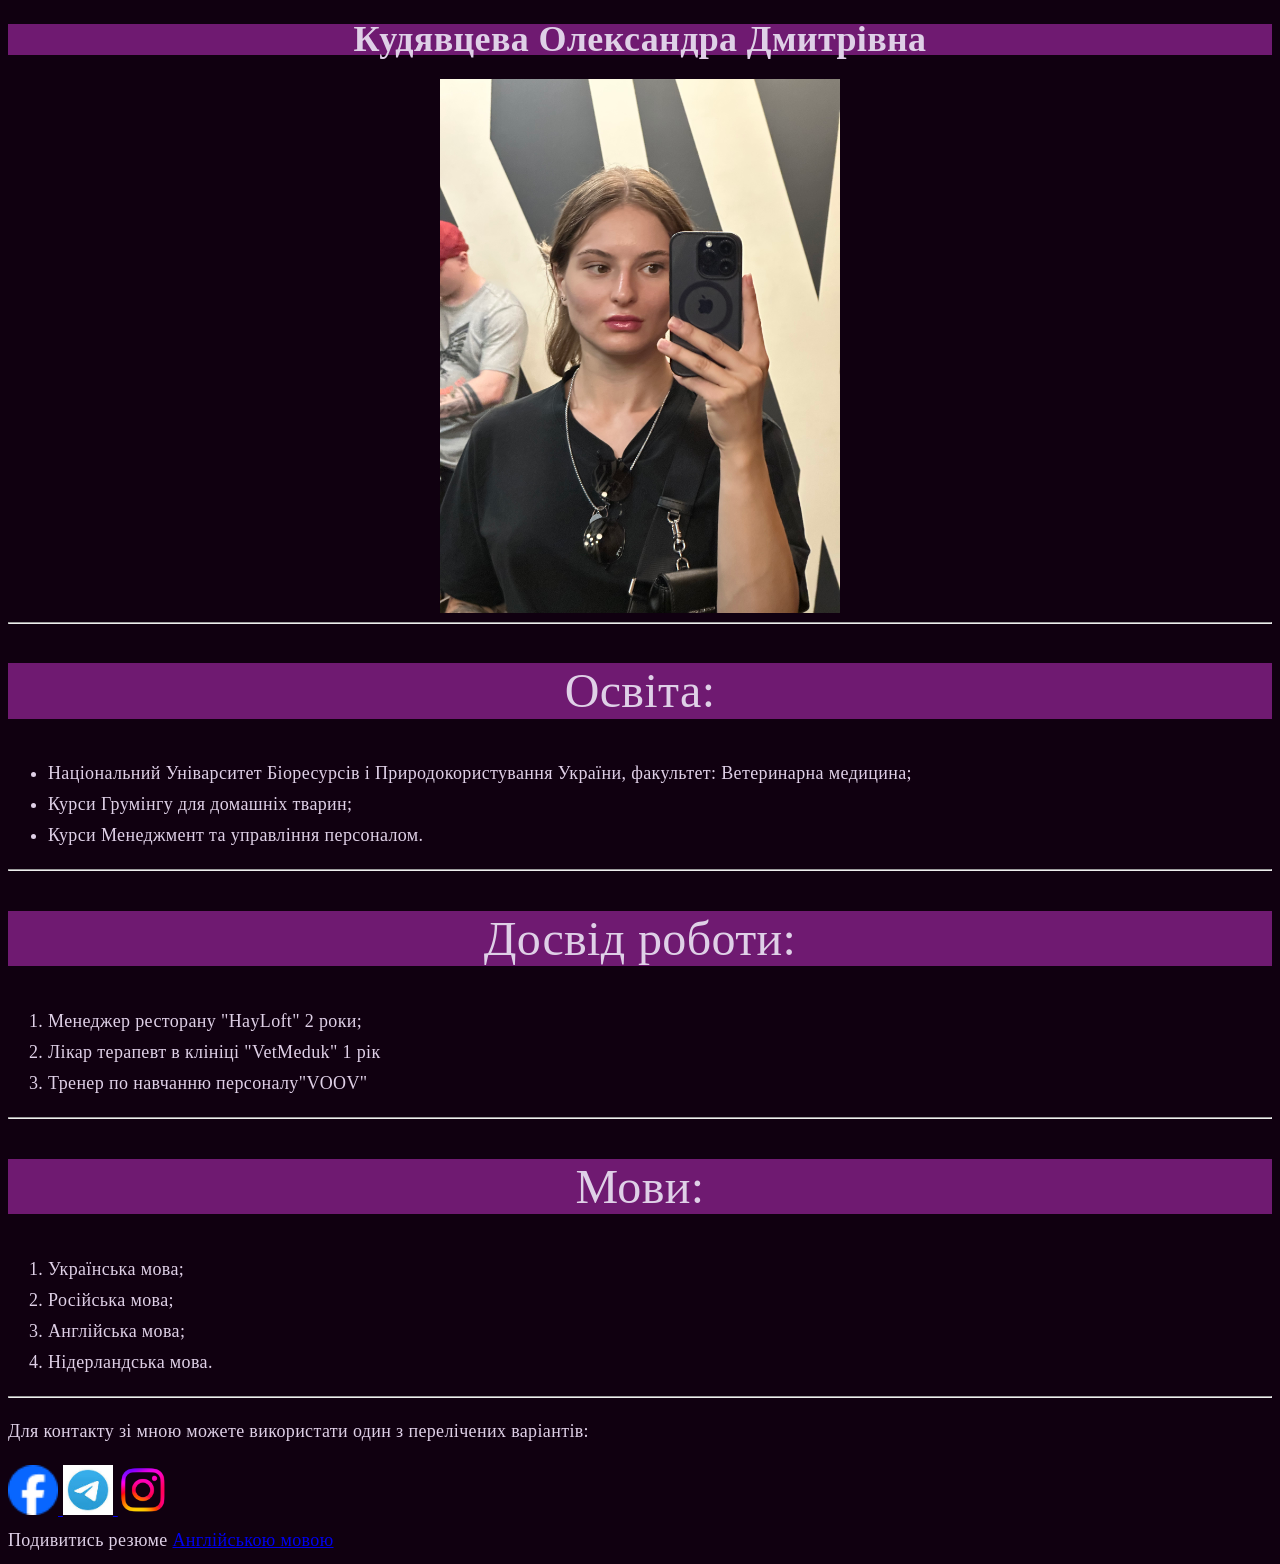
<file: homework02/index.html>
<!DOCTYPE html>
<html lang="en">
<head>
    <meta charset="UTF-8">
    <meta name="viewport" content="width=device-width, initial-scale=1.0">
    <title>Resume</title>
    <link rel="stylesheet" href="css/style.css">
</head>
<body class="colorfull">

    <h1 class="name-of-haed">Кудявцева Олександра Дмитрівна</h1>

    <img class="foto" src="img/my.foto.jpeg" alt="Фото працівника" width="400">
<hr>
    <div>
        <h2 class="dop-name">Освіта:</h2>
            <p>
                <ul>
                <li>Національний Уніварситет Біоресурсів
                  і Природокористування України, факультет: Ветеринарна медицина;</li>
                 <li>Курси Грумінгу для домашніх тварин;</li>
                 <li>Курси Менеджмент та управління персоналом.</li>
                </ul>
            </p>
    </div>
    <hr>
    <div>
        <h2 class="dop-name">Досвід роботи:</h2>
            <p>
                <ol>
                    <li>Менеджер ресторану "HayLoft" 2 роки;</li>
                    <li>Лікар терапевт в клініці "VetMeduk" 1 рік</li>
                    <li>Тренер по навчанню персоналу"VOOV"</li>
                </ol>

            </p>
    </div>
<hr>
    <div>
        <h2 class="dop-name">Мови:</h2>
            <p>
                <ol>
                    <li>Українська мова;</li>
                    <li>Російська мова;</li>
                    <li>Англійська мова;</li>
                    <li>Нідерландська мова.</li>
                </ol>

            </p>
    </div>
    <hr>
    <div>
        <p>
            Для контакту зі мною можете використати один з перелічених варіантів:
        </p>
        <a href="https://www.facebook.com/profile.php?id=100012296288256" target="_blank">
            <img src="./img/aGT3gskzWBf.ico" alt="Fecebook" width="50">
        </a>
       
        <a href="https://t.me/SSuzukiSS" target="_blank">
            <img src="./img/Untitled.jpg" alt="Telegram" width="50">
        </a>
        
        <a href="https://instagram.com/sashka__kudryashka?igshid=MzMyNGUyNmU2YQ%3D%3D&utm_source=qr" target="_blank">
            <img src="./img/Untitled.png" alt="Instagram" width="50">
        </a>
    </div>

<span>Подивитись резюме </span><a href="http://127.0.0.1:5500/English.html">Англійською мовою</a>


</body>
</html>
</file>
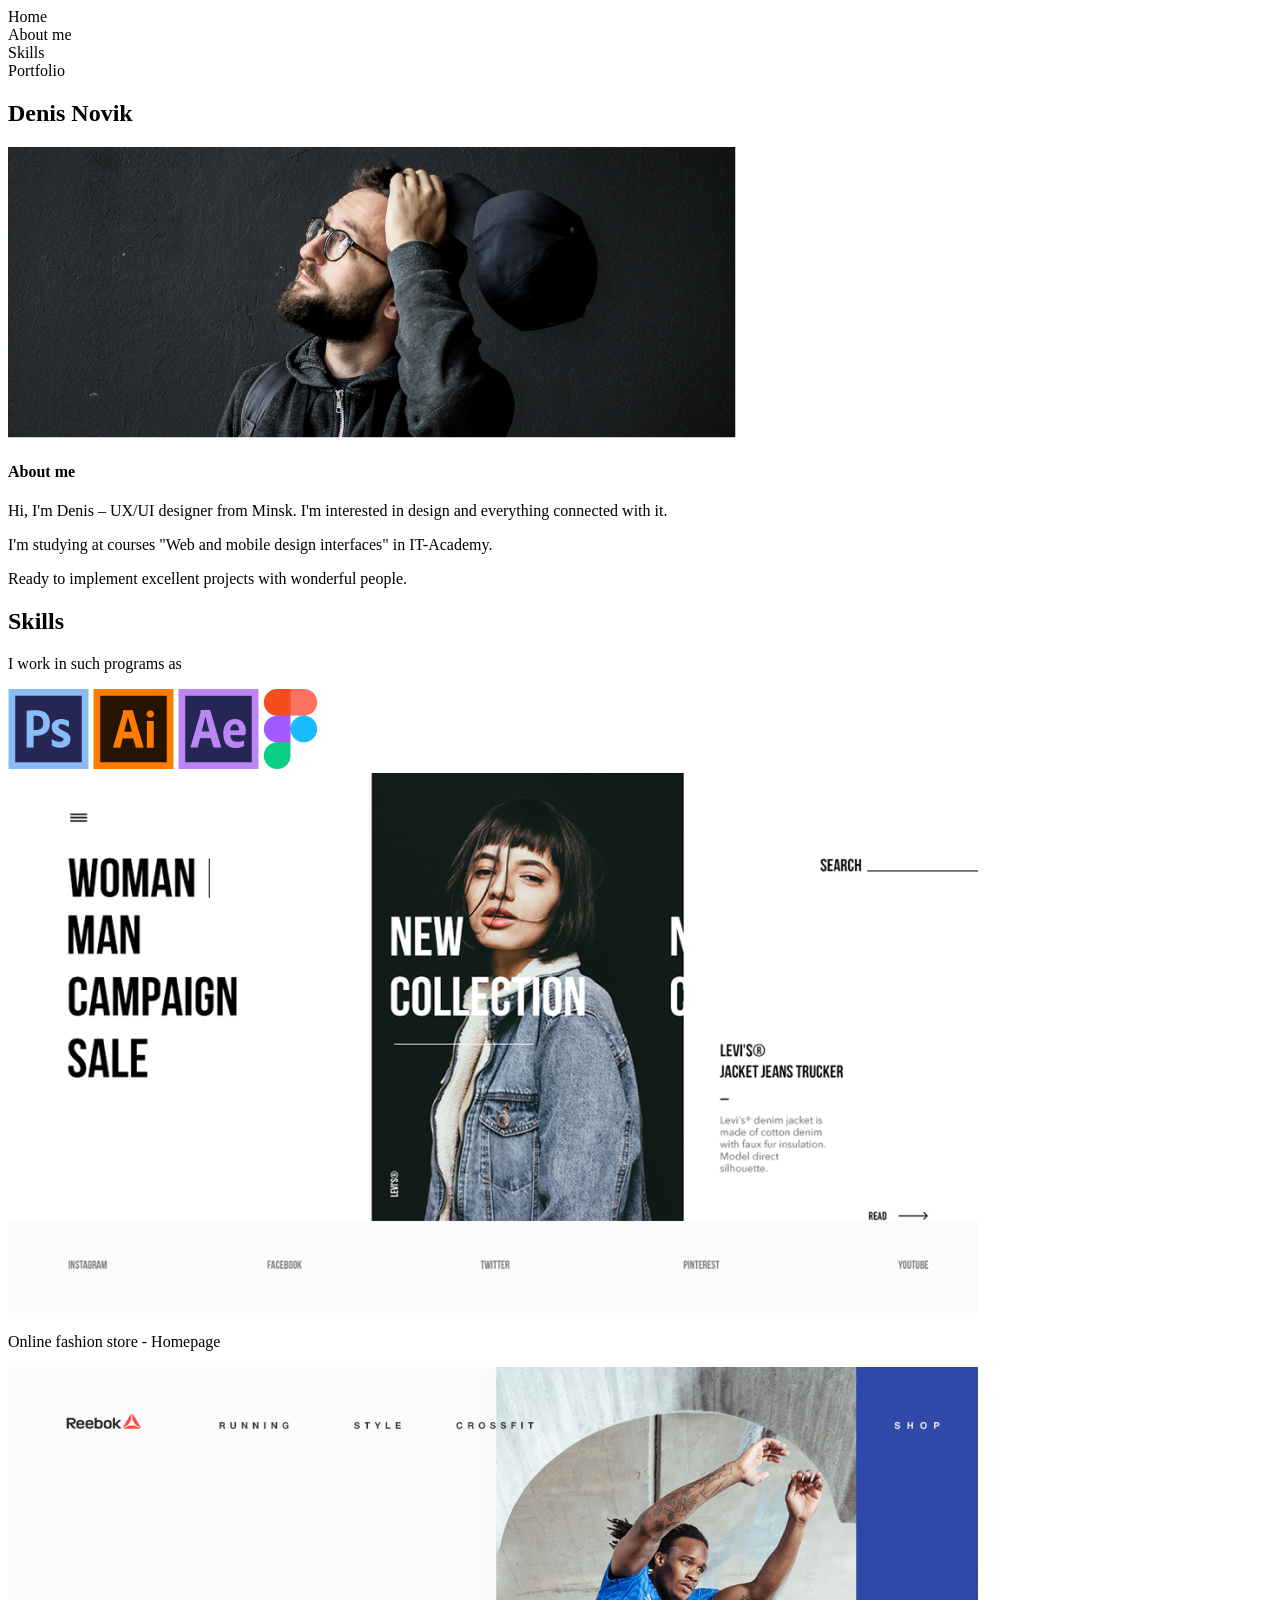
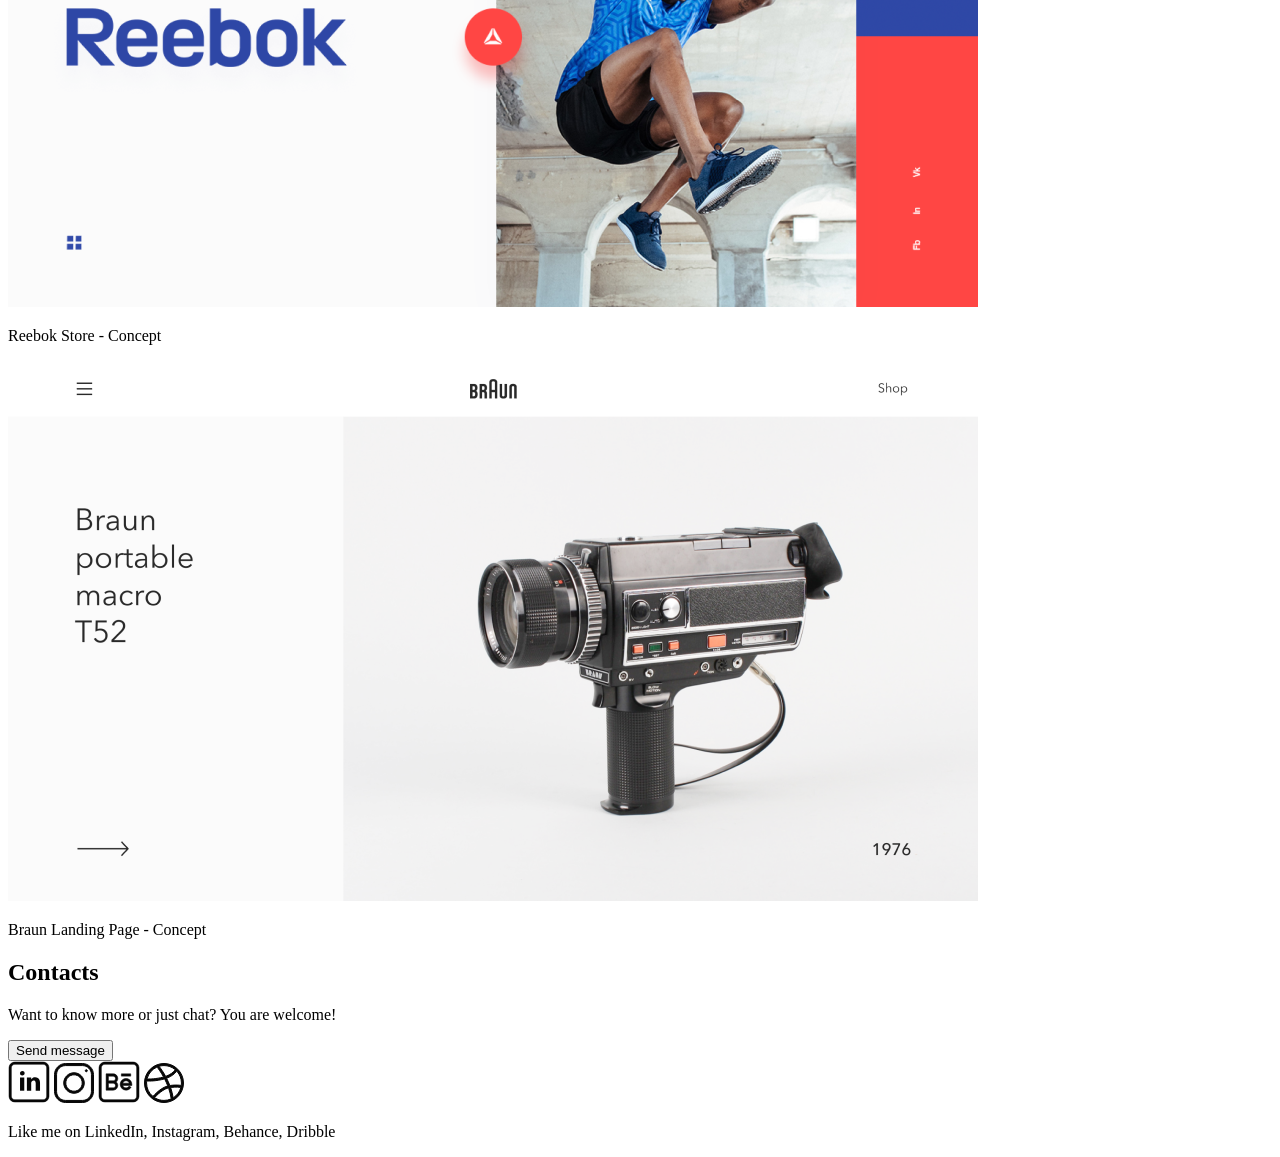
<file: homework05/index.html>
<!DOCTYPE html>
<html lang="en">
<head>
    <meta charset="UTF-8">
    <meta name="viewport" content="width=device-width, initial-scale=1.0">
    <link rel="stylesheet" href="./css/styles.css">
    <title>Document</title>
</head>
<body>
    <div class="wrapper">
        <header class="header">
           <nav class="nav__header">
            <ul class="nav nav__header">
                <li class="li-nav nav__header">Home</li>
                <li class="li-nav nav__header">About me</li>
                <li class="li-nav nav__header">Skills</li>
                <li class="li-nav nav__header">Portfolio</li>
            </ul>
           </nav>
        </header>
        <main class="main">
            <section class="home__main">
                <div class="conteiner">
                    <h2 class="title home__main">Denis Novik</h2>
                    <img src="./img/photox940.png" alt="photox940">
                    <h4 class="about home__main">About me</h4>
                    <p class="text home__main">Hi, I'm Denis – UX/UI designer from Minsk.
                        I'm interested in design and everything connected with it.
                    </p>
                    <p class="text home__main">I'm studying at courses "Web and mobile design 
                        interfaces" in IT-Academy.
                    </p>
                    <p class="text home__main">Ready to implement excellent projects
                        with wonderful people.
                    </p>
                </div>
            </section>
            <section class="skills__main">
                <div class="conteiner">
                    <h2 class="title skills__main">Skills</h2>
                    <p class="text skills__main">I work in such programs as
                    </p>
                    <img class="img skills__main" src="./img/Ps.png" alt="ps">
                    <img class="img skills__main" src="./img/Ai.png" alt="ai">
                    <img class="img skills__main" src="./img/Ae.png" alt="ae">
                    <img class="img skills__main" src="./img/Figma.png" alt="">
                </div>
            </section>
            <section class="portfolio__main">
                <div class="conteiner">
                    <img src="./img/Fashion-Store.png" alt="Fashion-Store">
                    <p class="text portfolio__main">Online fashion store - Homepage
                    </p>
                    <img src="./img/reebok_web.png" alt="reebok_web">
                    <p class="text portfolio__main">Reebok Store - Concept
                    </p>
                    <img src="./img/braun-landing.png" alt="">
                    <p class="text portfolio__main">Braun Landing Page - Concept
                    </p>
                </div>
            </section>
        </main>
        <footer class="footer">
            <div class="conteiner">
                <h2 class="title__footer">Contacts</h2>
                <p class="text__footer">Want to know more or just chat? 
                    You are welcome!
                </p>
                <button class="button__footer">Send message</button>
                <br>
                <img class="img__footer" src="./img/linkedin.svg" alt="linkedin">
                <img class="img__footer" src="./img/instagram.svg" alt="instagram">
                <img class="img__footer" src="./img/behance.svg" alt="behance">
                <img class="img__footer" src="./img/dribbble.svg" alt="dribbble">
                <p class="smalltext__footer">Like me on
                    LinkedIn, Instagram, Behance, Dribble
                </p>
            </div>
        </footer>
    </div>
</body>
</html>
</file>
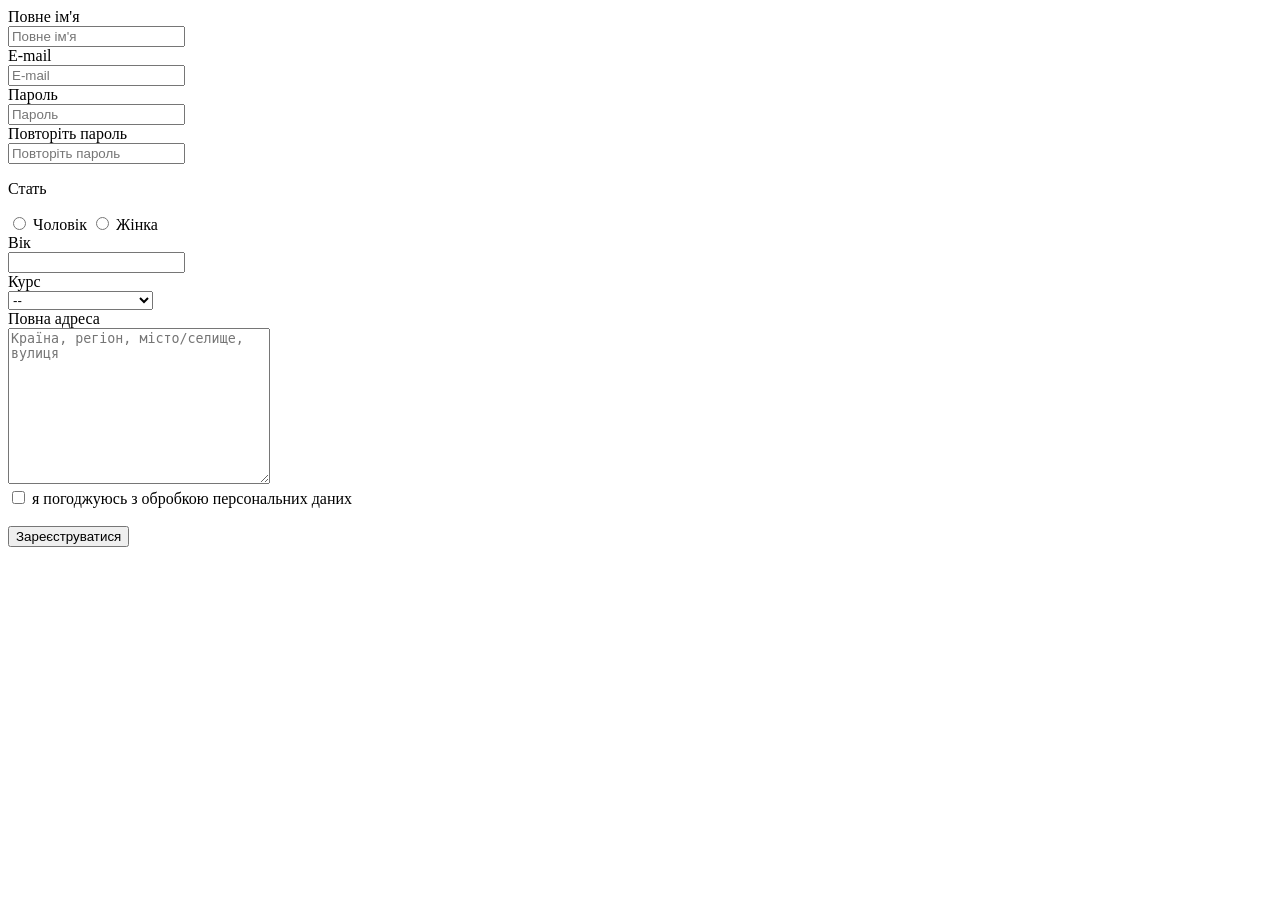
<file: homework06/index.html>
<!DOCTYPE html>
<html lang="en">
<head>
    <meta charset="UTF-8">
    <meta name="viewport" content="width=device-width, initial-scale=1.0">
    <title>Form</title>
</head>
<body>
   <form class="form" action="#" method="post" enctype="multipart/form-data">
        <div class="form__fname">
            <label for="fname">Повне ім'я</label><br>
            <input type="text" name="username" id="fname" placeholder="Повне ім'я">
        </div>
        <div class="form__email">
            <label for="email">E-mail</label><br>
            <input type="email" name="useremail" id="email" placeholder="E-mail">
        </div>
        <div class="form__password">
            <label for="fpassword">Пароль</label><br>
            <input type="password" name="userpass" id="fpassword" placeholder="Пароль">
        </div>
        <div class="form__confirmpassword">
            <label for="cpassword">Повторіть пароль</label><br>
            <input type="password" name="password_confirm" id="cpassword" placeholder="Повторіть пароль">
        </div>
        <div class="form__radio">
           <p class="radio__text">Стать</p>
            <input type="radio" name="userm" id="man">
            <label for="man">Чоловік</label>
            <input type="radio" name="userm" id="woman">
            <label for="woman">Жінка</label>
        </div>
        <div class="form__age">
            <label for="yourage">Вік</label><br>
            <input type="number" name="userage" id="yourage">
        </div>
        <div class="form__cursus">
            <label for="">Курс</label><br>
            <select name="choose" id="curs">
                <option value="choose">--</option>
                <option value="Front-End">Front-End</option>
                <option value="Back-End">Back-End</option>
                <option value="Project Management">Project Management</option>
                <option value="QA Manual">QA Manual</option>
            </select>
        </div>
        <div class="form__adress">
            <label for="usertext">Повна адреса</label><br>
            <textarea name="adress" id="usertext" cols="30" rows="10" placeholder="Країна, регіон, місто/селище, вулиця"></textarea>
        </div>
        <div class="form__agree">
            <input type="checkbox" name="userbox" id="userbox">
            <label for="userbox">я погоджуюсь з обробкою персональних даних</label>
        </div>
        <br>
        <button>Зареєструватися</button>

   </form>

</body>
</html>
</file>
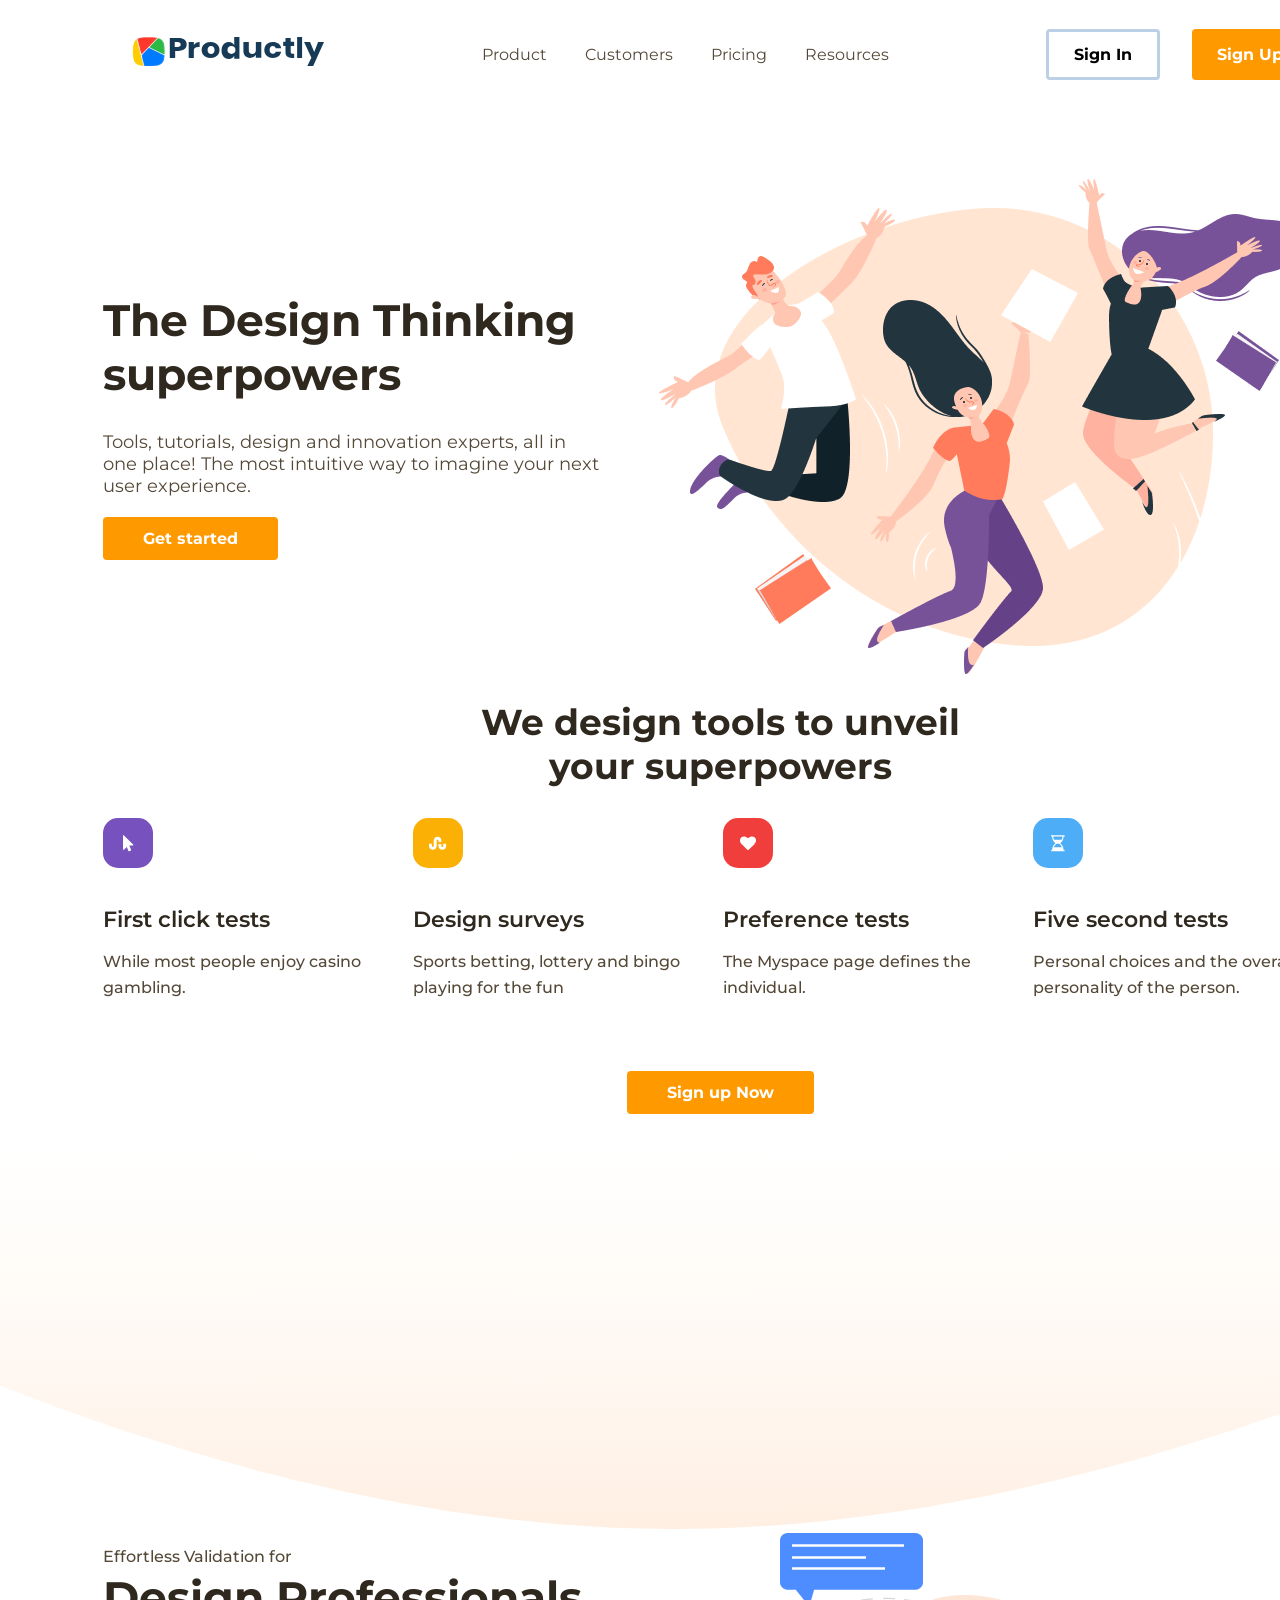
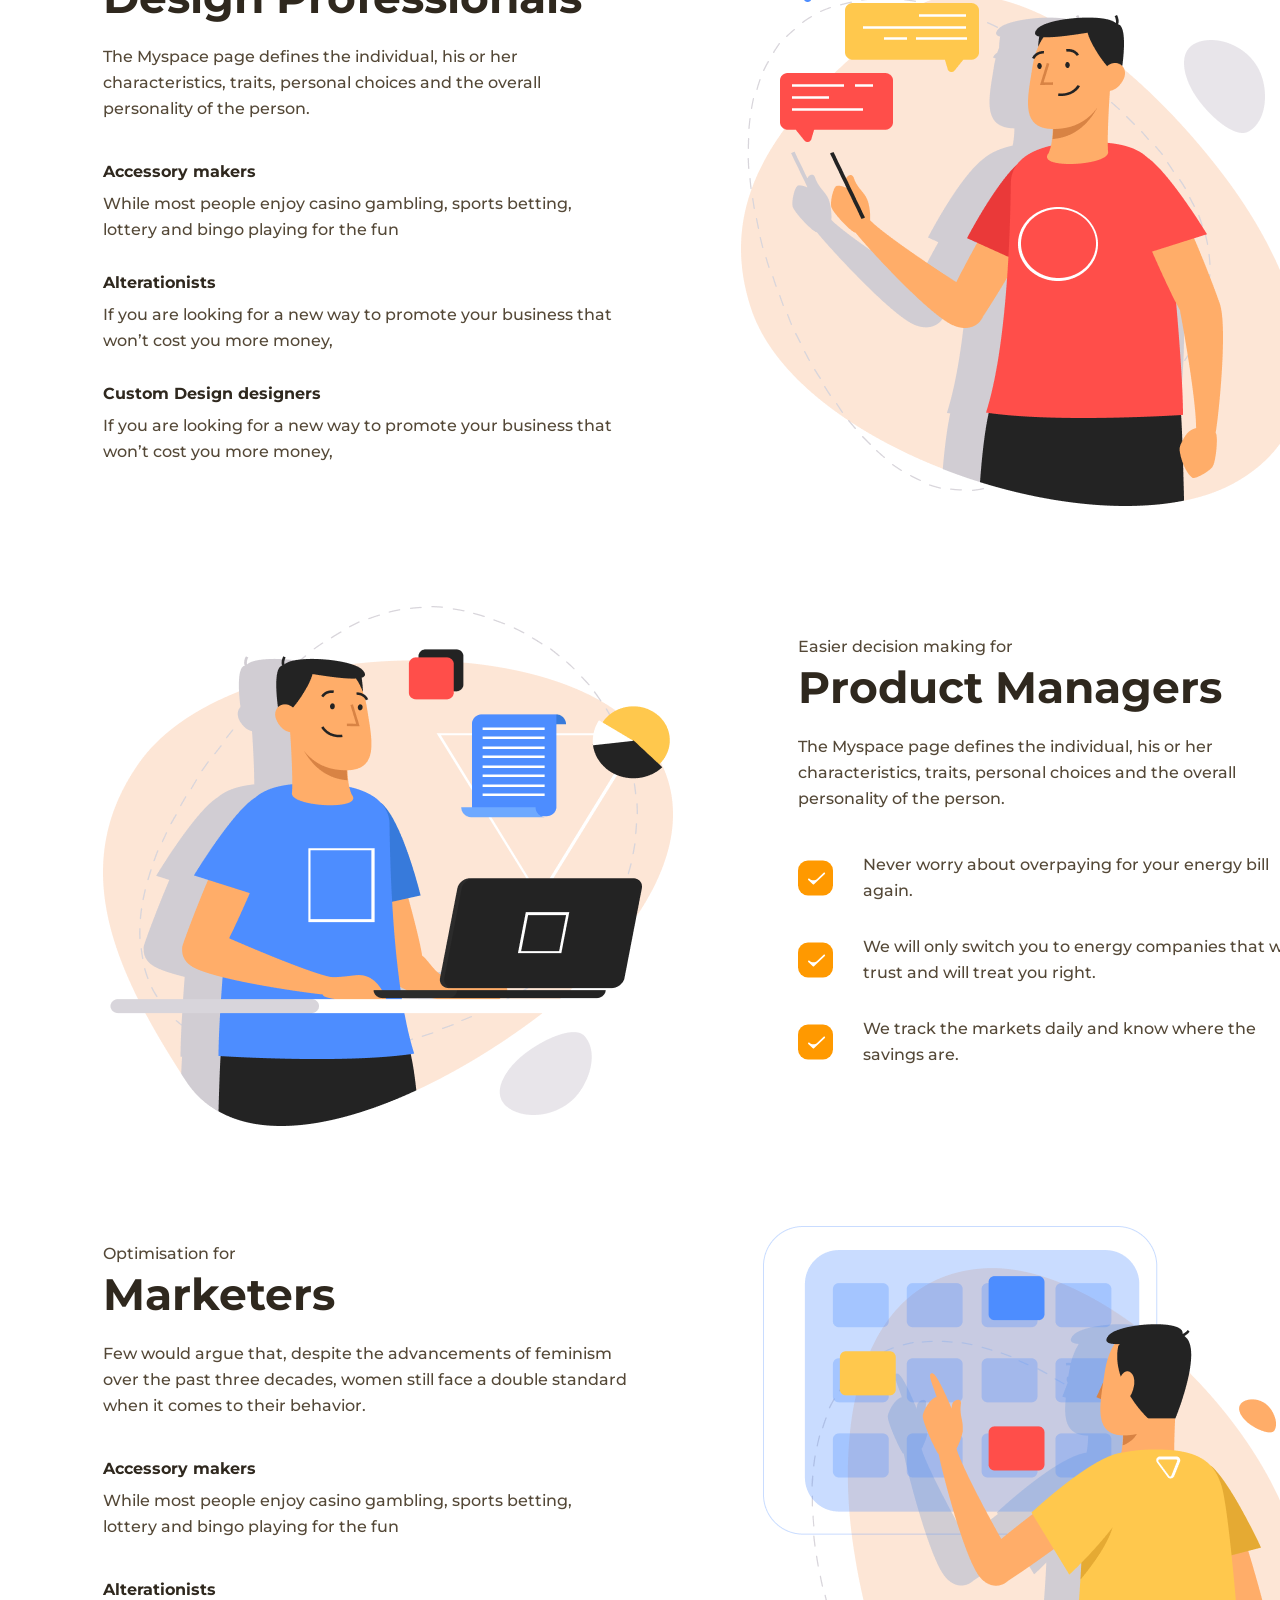
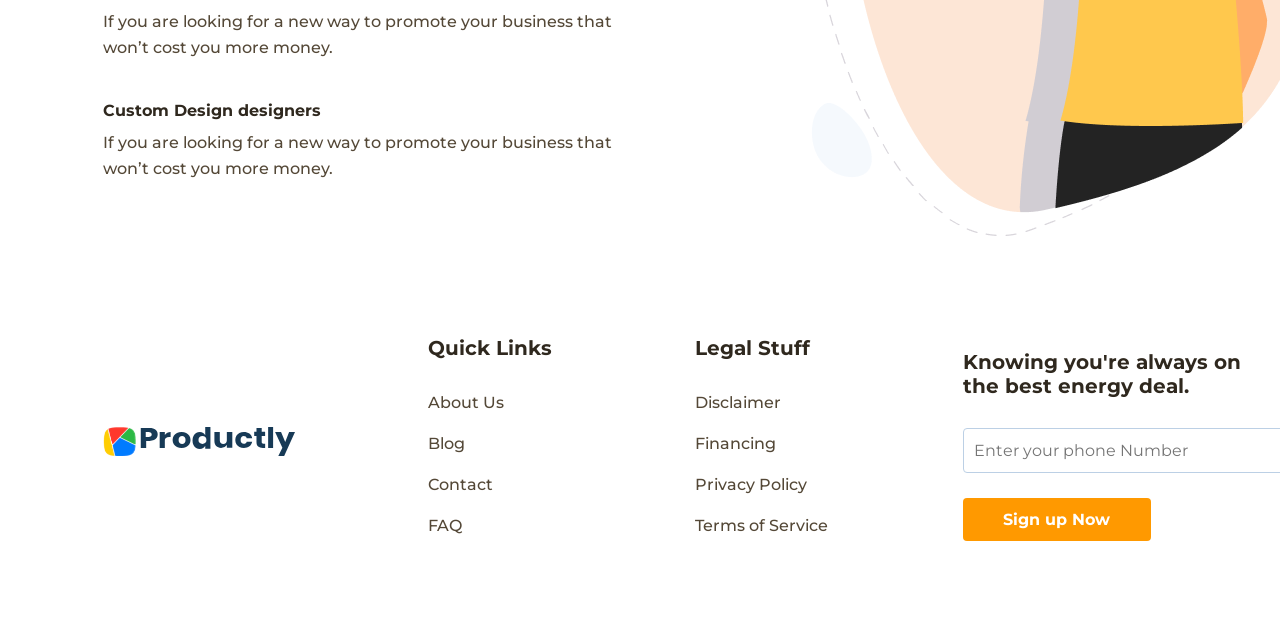
<file: homework09/index.html>
<!DOCTYPE html>
<html lang="en">
<head>
    <meta charset="UTF-8">
    <meta name="viewport" content="width=device-width, initial-scale=1.0">
    <link rel="preconnect" href="https://fonts.googleapis.com">
    <link rel="preconnect" href="https://fonts.gstatic.com" crossorigin>
    <link href="https://fonts.googleapis.com/css2?family=Montserrat:wght@400;500;600;700&family=Open+Sans:wght@400;700&display=swap" rel="stylesheet">
    
    <link rel="stylesheet" href="./css/style.css">
    <title>Product</title>
</head>
<body>
    <div class="wrapper">
            <div class="header">
                <div class="header__container container">
                    <div class="header__logo">
                        <img src="./img/Bitmap.svg" alt="logo">
                        <img src="./img/Productly.svg" alt="logo2">
                    </div>
                    <nav class="header__nav">
                        <ul class="header__items">
                            <li class="header__item"><a class="link" href="http://">Product</a></li>
                            <li class="header__item"><a class="link" href="http://">Customers</a></li>
                            <li class="header__item"><a class="link" href="http://">Pricing</a></li>
                            <li class="header__item"><a class="link" href="http://">Resources</a></li>
                        </ul>
                    </nav>
                    <div class="header__buttons">
                        <button class="header__button">Sign In</button>
                        <button class="header__button">Sign Up</button>
                    </div>
                </div>
            </div>
        <section class="first-screen">
            <div class="first-screen__container container">
                <div class="first-screen__title-text">
                    <h1 class="first-screen__title">The Design Thinking superpowers</h1>
                    <p class="first-screen__text">Tools, tutorials, design and innovation experts, all in one place!
                         The most intuitive way to imagine your next user experience.</p>
                         <button class="button">Get started</button>
                </div>
                     <img class="first-screen__img" src="./img/Image.png" alt="image">
            </div>
        </section>
        <section class="features">
            <div class="features__container container">
                <h2 class="features__title">We design tools to unveil your superpowers</h2>
                <div class="features__cards container">
                    <div class="features__card1">
                        <img class="features__img" src="./img/icon.svg" alt="icon">
                        <p class="features__text">First click tests</p>
                        <p class="features__sub-text">While most people enjoy casino gambling.</p>
                    </div>
                    <div class="features__card1">
                        <img class="features__img" src="./img/icon copy.svg" alt="icon">
                        <p class="features__text">Design surveys</p>
                        <p class="features__sub-text">Sports betting, lottery and bingo playing for the fun</p>
                    </div>
                    <div class="features__card1">
                        <img class="features__img" src="./img/icon copy 2.svg" alt="icon">
                        <p class="features__text">Preference tests</p>
                        <p class="features__sub-text">The Myspace page defines the individual.</p>
                    </div>
                    <div class="features__card1">
                        <img class="features__img" src="./img/icon copy 3.svg" alt="icon">
                        <p class="features__text">Five second tests</p>
                        <p class="features__sub-text">Personal choices and the overall personality of the person.</p>
                    </div>
                </div>  
                <button class="features__button button">Sign up Now</button>
            </div>
            <div class="svg">
                <svg class="svg" xmlns="http://www.w3.org/2000/svg" width="1440" height="389" viewBox="0 0 1440 389" fill="none">
                    <path fill-rule="evenodd" clip-rule="evenodd" d="M692.343 389.007C207.836 389.599 -277.924 116.689 -420.323 29.7707C-432.976 22.0475 -427.421 3.47955 -412.597 3.46143L1811.81 0.742401C1826.67 0.724213 1832.24 19.352 1819.53 27.0604C1675.59 114.359 1184.59 388.405 692.343 389.007Z" fill="url(#paint0_linear_0_535)"/>
                    <defs>
                      <linearGradient id="paint0_linear_0_535" x1="1819.9" y1="387.699" x2="1819.44" y2="-0.556422" gradientUnits="userSpaceOnUse">
                        <stop stop-color="#FFE5D2" stop-opacity="0.629261"/>
                        <stop offset="1" stop-color="#FFF4E5" stop-opacity="0.01"/>
                      </linearGradient>
                    </defs>
                  </svg>
            </div>
        </section>
        <section class="benefits">
            <div class="benefits__container container">
                <div class="benefits_texts">
                    <p class="benefits__text1">Effortless Validation for</p>
                    <h2 class="benefits__title">Design Professionals</h2>
                    <p class="benefits__text">The Myspace page defines the individual, 
                        his or her characteristics, traits, personal choices and the overall 
                        personality of the person. </p>
                        <div class="benefits__lists">
                            <div class="benefits__list">
                                <p class="benefits__sub-title">Accessory makers</p>
                                <p class="benefits__sub-text">While most people enjoy casino gambling, sports betting, 
                                    lottery and bingo playing for the fun</p>
                            </div>
                            <div class="benefits__list">
                                <p class="benefits__sub-title">Alterationists</p>
                                <p class="benefits__sub-text">If you are looking for a new way to promote your business that won’t cost you more money, </p>
                            </div>
                            <div class="benefits__list">
                                <p class="benefits__sub-title">Custom Design designers</p>
                                <p class="benefits__sub-text">If you are looking for a new way to promote your business that won’t cost you more money, </p>
                            </div>
                        </div>
                </div>
 
                    <img src="./img/Image copy.png" alt="image">
            </div>
        </section>
        <section class="product-managers">
            <div class="product-managers__container container">
                <img src="./img/Image copy 3.png" alt="image">
                <div class="product-managers__texts">
                    <p class="product-managers__text1">Easier decision making for</p>
                    <h2 class="product-managers__title">Product Managers</h2>
                    <p class="product-managers__text">The Myspace page defines the individual, his or her characteristics, traits, personal choices and the overall 
                        personality of the person. </p>
                        <div class="product-managers__benefits-lists">
                            <div class="product-managers__benefits-list">
                                <img class="img2" src="./img/icon copy 4.svg" alt="icon">
                                <div class="product-managers__list">
                                    <p class="product-managers__list-text">Never worry about overpaying for your energy bill again.</p>
                                </div>
                            </div>
                            <div class="product-managers__benefits-list">
                                <img class="img2" src="./img/icon copy 4.svg" alt="icon">
                                <div class="product-managers__list">
                                    <p class="product-managers__list-text">We will only switch you to energy companies that we trust and will treat you right.</p>
                                </div>
                            </div>
                            <div class="product-managers__benefits-list">
                                <img class="img2" src="./img/icon copy 4.svg" alt="icon">
                                <div class="product-managers__list">
                                    <p class="product-managers__list-text">We track the markets daily and know where the savings are.</p>
                                </div>
                            </div>
                        </div>
                </div>
            </div>
        </section>
        <section class="marketers">
            <div class="marketers__container container">
                <div class="marketers__texts">
                    <p class="marketers__text1">Optimisation for</p>
                    <h2 class="marketers__title">Marketers</h2>
                    <p class="marketers__text">Few would argue that, despite the advancements of feminism over the 
                        past three decades, women still face a double standard when it comes to their behavior. </p>
                        <div class="marketers__lists">
                            <div class="marketers__list">
                                <p class="marketers__sub-title">Accessory makers</p>
                                <p class="marketers__sub-text">While most people enjoy casino gambling, sports betting, lottery and bingo playing for the fun</p>
                            </div>
                            <div class="marketers__list">
                                <p class="marketers__sub-title">Alterationists</p>
                                <p class="marketers__sub-text">If you are looking for a new way to promote your business that won’t cost you more money. </p>
                            </div>
                            <div class="marketers__list">
                                <p class="marketers__sub-title">Custom Design designers</p>
                                <p class="marketers__sub-text">If you are looking for a new way to promote your business that won’t cost you more money. </p>
                            </div>
                        </div>
                </div>
                    <img src="./img/Image copy 2.png" alt="image">
            </div>
        </section>
        <footer class="footer">
            <div class="footer__container container">
                <div class="footer__logo">
                    <img src="./img/Bitmap.svg" alt="logo">
                    <img src="./img/Productly.svg" alt="logo2">
                </div>
                <div class="footer__quick-links">
                    <h5 class="footer__text">Quick Links</h5>
                    <p class="footer__links">About Us</p>
                    <p class="footer__links">Blog</p>
                    <p class="footer__links">Contact</p>
                    <p class="footer__links">FAQ</p>
                </div>
                <div class="footer__legal-stuff">
                    <h5 class="footer__text">Legal Stuff</h5>
                    <p class="footer__stuff">Disclaimer</p>
                    <p class="footer__stuff">Financing</p>
                    <p class="footer__stuff">Privacy Policy</p>
                    <p class="footer__stuff">Terms of Service</p>
                </div>
                <div class="footer__form">
                    <h5 class="footer__text">Knowing you're always on the best energy deal.</h5>
                    <label for="input-phone"><input class="input-phone" type="tel" placeholder="Enter your phone Number"></label>
                    <button class="footer__button button"><span class="span">Sign up Now</span></button>
                </div>
            </div>
        </footer>
    </div>
</body>
</html>
</file>
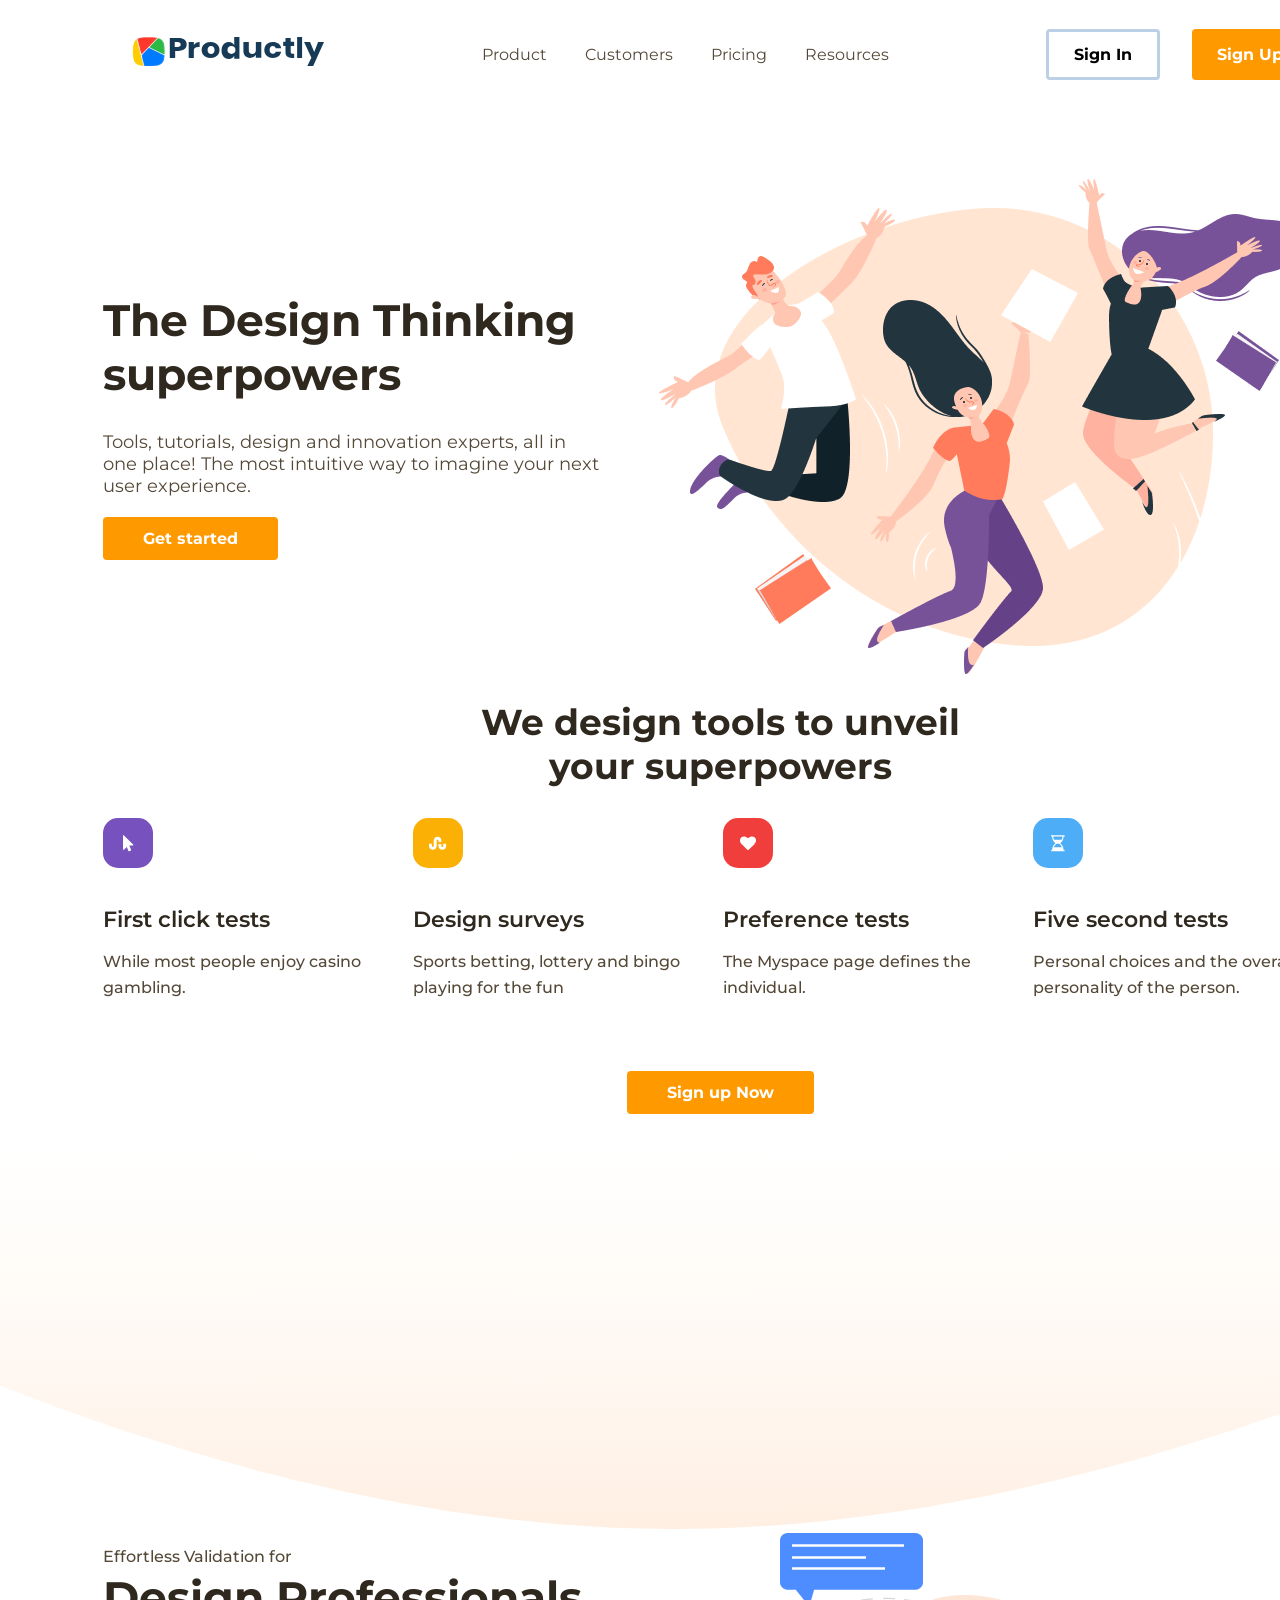
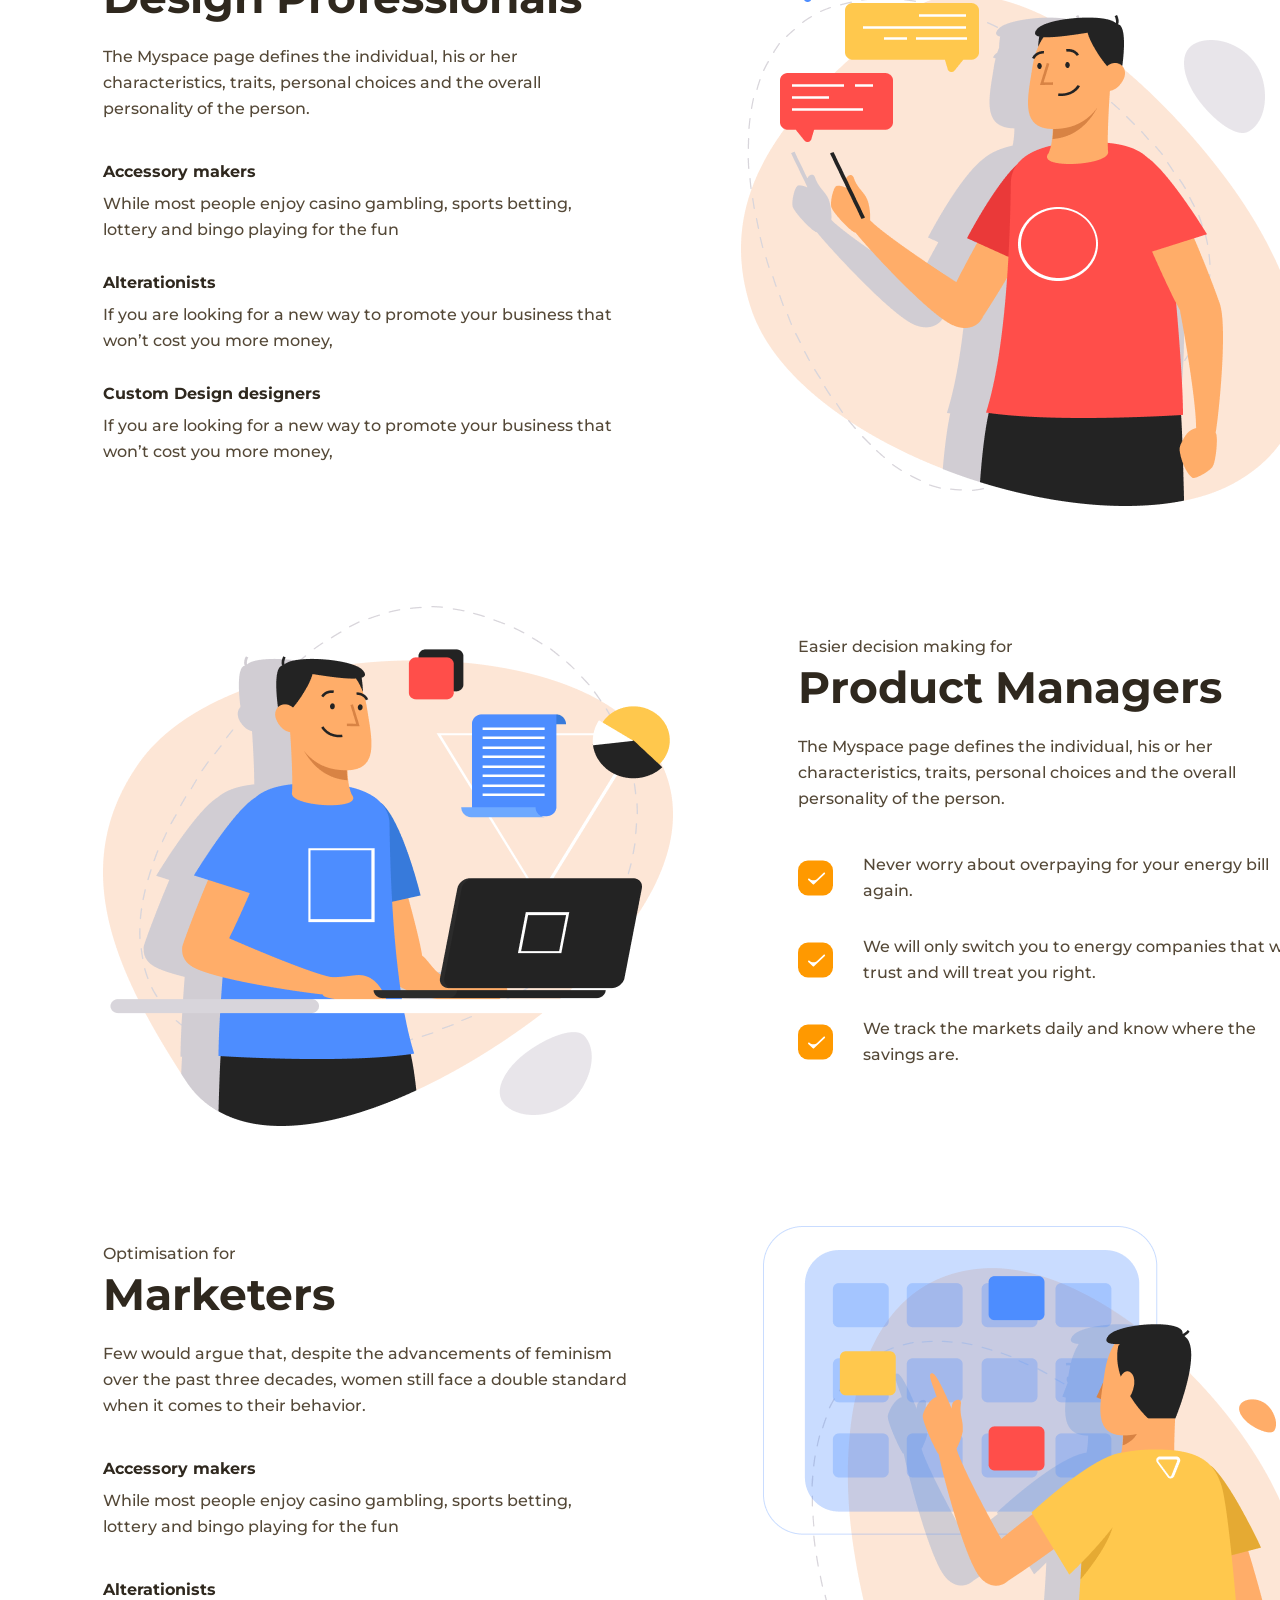
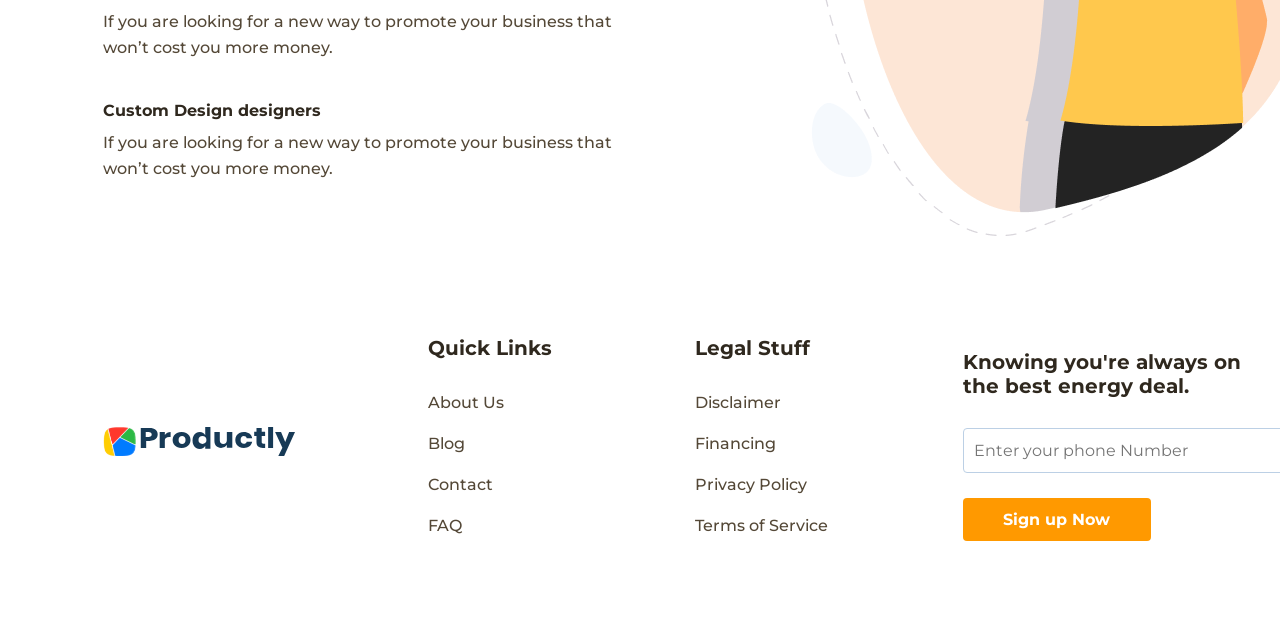
<file: homework11/index.html>
<!DOCTYPE html>
<html lang="en">
<head>
    <meta charset="UTF-8">
    <meta name="viewport" content="width=device-width, initial-scale=1.0">
    <link rel="preconnect" href="https://fonts.googleapis.com">
    <link rel="preconnect" href="https://fonts.gstatic.com" crossorigin>
    <link href="https://fonts.googleapis.com/css2?family=Montserrat:wght@400;500;600;700&family=Open+Sans:wght@400;700&display=swap" rel="stylesheet">
    
    <link rel="stylesheet" href="./css/style.css">
    <title>Product</title>
</head>
<body>
    <div class="wrapper">
            <div class="header">
                <div class="header__container container">
                    <div class="header__logo">
                        <img src="./img/Bitmap.svg" alt="logo">
                        <img src="./img/Productly.svg" alt="logo2">
                    </div>
                    <nav class="header__nav">
                        <ul class="header__items">
                            <li class="header__item"><a class="link" href="http://">Product</a></li>
                            <li class="header__item"><a class="link" href="http://">Customers</a></li>
                            <li class="header__item"><a class="link" href="http://">Pricing</a></li>
                            <li class="header__item"><a class="link" href="http://">Resources</a></li>
                        </ul>
                    </nav>
                    <div class=" header__buttons">
                        <button class="header__button">Sign In</button>
                        <button class="header__button">Sign Up</button>
                    </div>
                </div>
            </div>
        <section class="first-screen">
            <div class="first-screen__container container">
                <div class="first-screen__title-text">
                    <h1 class="first-screen__title">The Design Thinking superpowers</h1>
                    <p class="first-screen__text">Tools, tutorials, design and innovation experts, all in one place!
                         The most intuitive way to imagine your next user experience.</p>
                         <button class="button">Get started</button>
                </div>
                     <img class="first-screen__img" src="./img/Image.png" alt="image">
            </div>
        </section>
        <section class="features">
            <div class="features__container container">
                <h2 class="features__title">We design tools to unveil your superpowers</h2>
                <div class="features__cards container">
                    <div class="features__card1">
                        <img class="features__img" src="./img/icon.svg" alt="icon">
                        <p class="features__text">First click tests</p>
                        <p class="features__sub-text">While most people enjoy casino gambling.</p>
                    </div>
                    <div class="features__card1">
                        <img class="features__img" src="./img/icon copy.svg" alt="icon">
                        <p class="features__text">Design surveys</p>
                        <p class="features__sub-text">Sports betting, lottery and bingo playing for the fun</p>
                    </div>
                    <div class="features__card1">
                        <img class="features__img" src="./img/icon copy 2.svg" alt="icon">
                        <p class="features__text">Preference tests</p>
                        <p class="features__sub-text">The Myspace page defines the individual.</p>
                    </div>
                    <div class="features__card1">
                        <img class="features__img" src="./img/icon copy 3.svg" alt="icon">
                        <p class="features__text">Five second tests</p>
                        <p class="features__sub-text">Personal choices and the overall personality of the person.</p>
                    </div>
                </div>  
                <button class="features__button button">Sign up Now</button>
            </div>
            <div class="svg">
                <svg class="svg" xmlns="http://www.w3.org/2000/svg" width="1440" height="389" viewBox="0 0 1440 389" fill="none">
                    <path fill-rule="evenodd" clip-rule="evenodd" d="M692.343 389.007C207.836 389.599 -277.924 116.689 -420.323 29.7707C-432.976 22.0475 -427.421 3.47955 -412.597 3.46143L1811.81 0.742401C1826.67 0.724213 1832.24 19.352 1819.53 27.0604C1675.59 114.359 1184.59 388.405 692.343 389.007Z" fill="url(#paint0_linear_0_535)"/>
                    <defs>
                      <linearGradient id="paint0_linear_0_535" x1="1819.9" y1="387.699" x2="1819.44" y2="-0.556422" gradientUnits="userSpaceOnUse">
                        <stop stop-color="#FFE5D2" stop-opacity="0.629261"/>
                        <stop offset="1" stop-color="#FFF4E5" stop-opacity="0.01"/>
                      </linearGradient>
                    </defs>
                  </svg>
            </div>
        </section>
        <section class="benefits">
            <div class="benefits__container container">
                <div class="benefits_texts">
                    <p class="benefits__text1">Effortless Validation for</p>
                    <h2 class="benefits__title">Design Professionals</h2>
                    <p class="benefits__text">The Myspace page defines the individual, 
                        his or her characteristics, traits, personal choices and the overall 
                        personality of the person. </p>
                        <div class="benefits__lists">
                            <div class="benefits__list">
                                <p class="benefits__sub-title">Accessory makers</p>
                                <p class="benefits__sub-text">While most people enjoy casino gambling, sports betting, 
                                    lottery and bingo playing for the fun</p>
                            </div>
                            <div class="benefits__list">
                                <p class="benefits__sub-title">Alterationists</p>
                                <p class="benefits__sub-text">If you are looking for a new way to promote your business that won’t cost you more money, </p>
                            </div>
                            <div class="benefits__list">
                                <p class="benefits__sub-title">Custom Design designers</p>
                                <p class="benefits__sub-text">If you are looking for a new way to promote your business that won’t cost you more money, </p>
                            </div>
                        </div>
                </div>
 
                    <img src="./img/Image copy.png" alt="image">
            </div>
        </section>
        <section class="product-managers">
            <div class="product-managers__container container">
                <img src="./img/Image copy 3.png" alt="image">
                <div class="product-managers__texts">
                    <p class="product-managers__text1">Easier decision making for</p>
                    <h2 class="product-managers__title">Product Managers</h2>
                    <p class="product-managers__text">The Myspace page defines the individual, his or her characteristics, traits, personal choices and the overall 
                        personality of the person. </p>
                        <div class="product-managers__benefits-lists">
                            <div class="product-managers__benefits-list">
                                <img class="img2" src="./img/icon copy 4.svg" alt="icon">
                                <div class="product-managers__list">
                                    <p class="product-managers__list-text">Never worry about overpaying for your energy bill again.</p>
                                </div>
                            </div>
                            <div class="product-managers__benefits-list">
                                <img class="img2" src="./img/icon copy 4.svg" alt="icon">
                                <div class="product-managers__list">
                                    <p class="product-managers__list-text">We will only switch you to energy companies that we trust and will treat you right.</p>
                                </div>
                            </div>
                            <div class="product-managers__benefits-list">
                                <img class="img2" src="./img/icon copy 4.svg" alt="icon">
                                <div class="product-managers__list">
                                    <p class="product-managers__list-text">We track the markets daily and know where the savings are.</p>
                                </div>
                            </div>
                        </div>
                </div>
            </div>
        </section>
        <section class="marketers">
            <div class="marketers__container container">
                <div class="marketers__texts">
                    <p class="marketers__text1">Optimisation for</p>
                    <h2 class="marketers__title">Marketers</h2>
                    <p class="marketers__text">Few would argue that, despite the advancements of feminism over the 
                        past three decades, women still face a double standard when it comes to their behavior. </p>
                        <div class="marketers__lists">
                            <div class="marketers__list">
                                <p class="marketers__sub-title">Accessory makers</p>
                                <p class="marketers__sub-text">While most people enjoy casino gambling, sports betting, lottery and bingo playing for the fun</p>
                            </div>
                            <div class="marketers__list">
                                <p class="marketers__sub-title">Alterationists</p>
                                <p class="marketers__sub-text">If you are looking for a new way to promote your business that won’t cost you more money. </p>
                            </div>
                            <div class="marketers__list">
                                <p class="marketers__sub-title">Custom Design designers</p>
                                <p class="marketers__sub-text">If you are looking for a new way to promote your business that won’t cost you more money. </p>
                            </div>
                        </div>
                </div>
                    <img src="./img/Image copy 2.png" alt="image">
            </div>
        </section>
        <footer class="footer">
            <div class="footer__container container">
                <div class="footer__logo">
                    <img src="./img/Bitmap.svg" alt="logo">
                    <img src="./img/Productly.svg" alt="logo2">
                </div>
                <div class="footer__quick-links">
                    <h5 class="footer__text">Quick Links</h5>
                    <p class="footer__links">About Us</p>
                    <p class="footer__links">Blog</p>
                    <p class="footer__links">Contact</p>
                    <p class="footer__links">FAQ</p>
                </div>
                <div class="footer__legal-stuff">
                    <h5 class="footer__text">Legal Stuff</h5>
                    <p class="footer__stuff">Disclaimer</p>
                    <p class="footer__stuff">Financing</p>
                    <p class="footer__stuff">Privacy Policy</p>
                    <p class="footer__stuff">Terms of Service</p>
                </div>
                <div class="footer__form">
                    <h5 class="footer__text">Knowing you're always on the best energy deal.</h5>
                    <label for="input-phone"><input class="input-phone" type="tel" placeholder="Enter your phone Number"></label>
                    <button class="footer__button button"><span class="span">Sign up Now</span></button>
                </div>
            </div>
        </footer>
    </div>
</body>
</html>
</file>
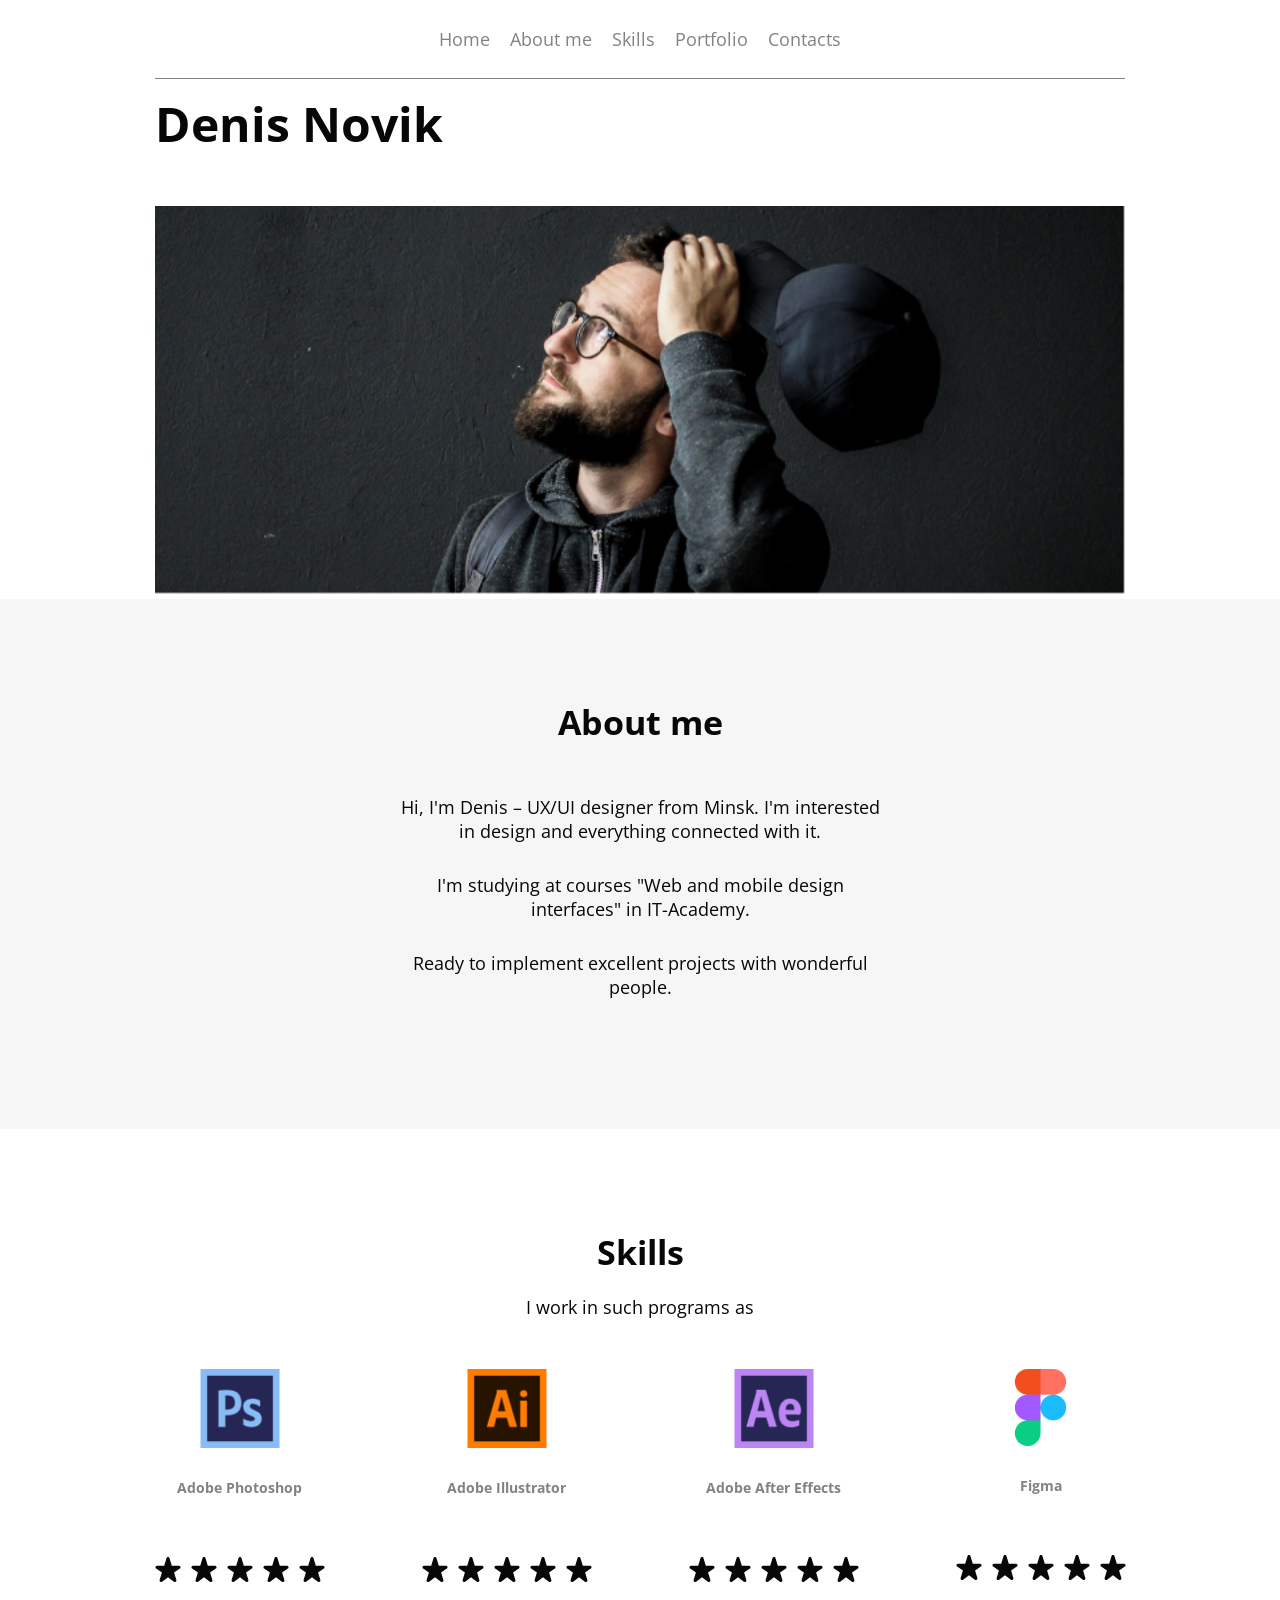
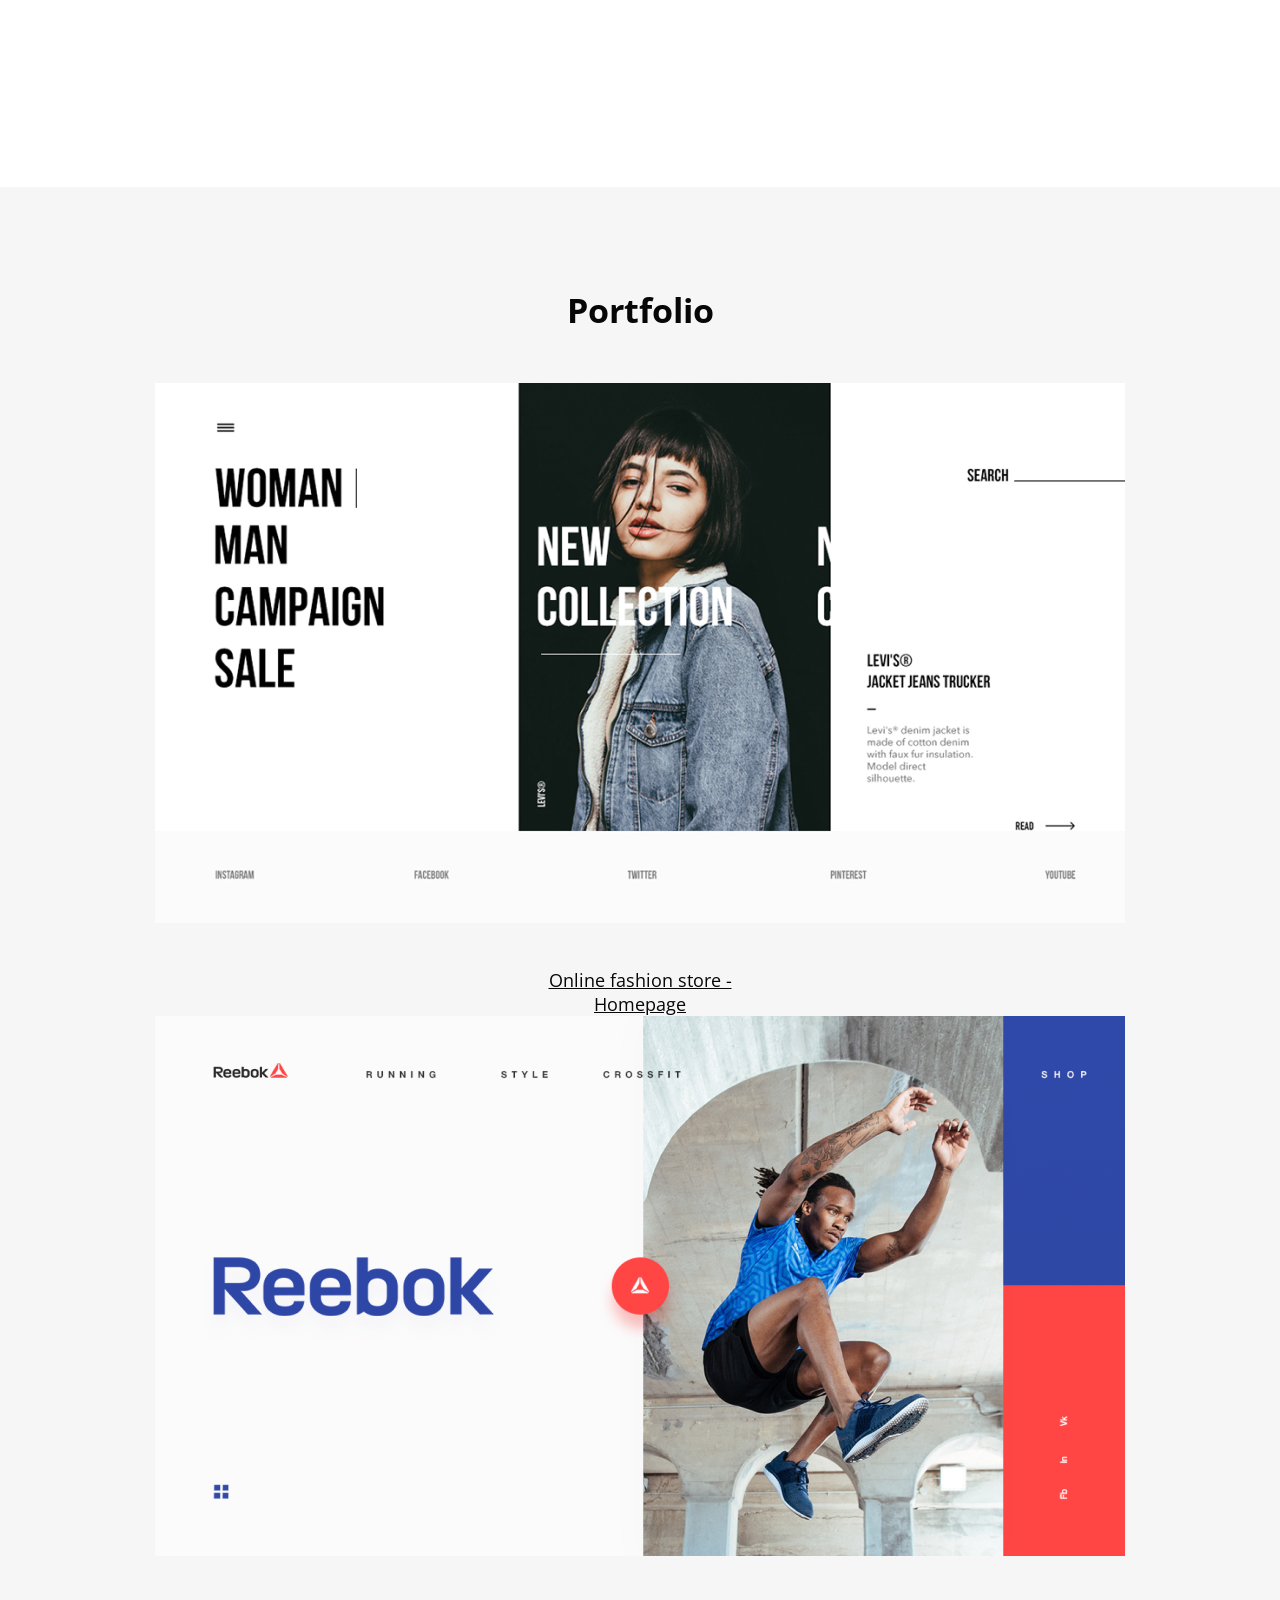
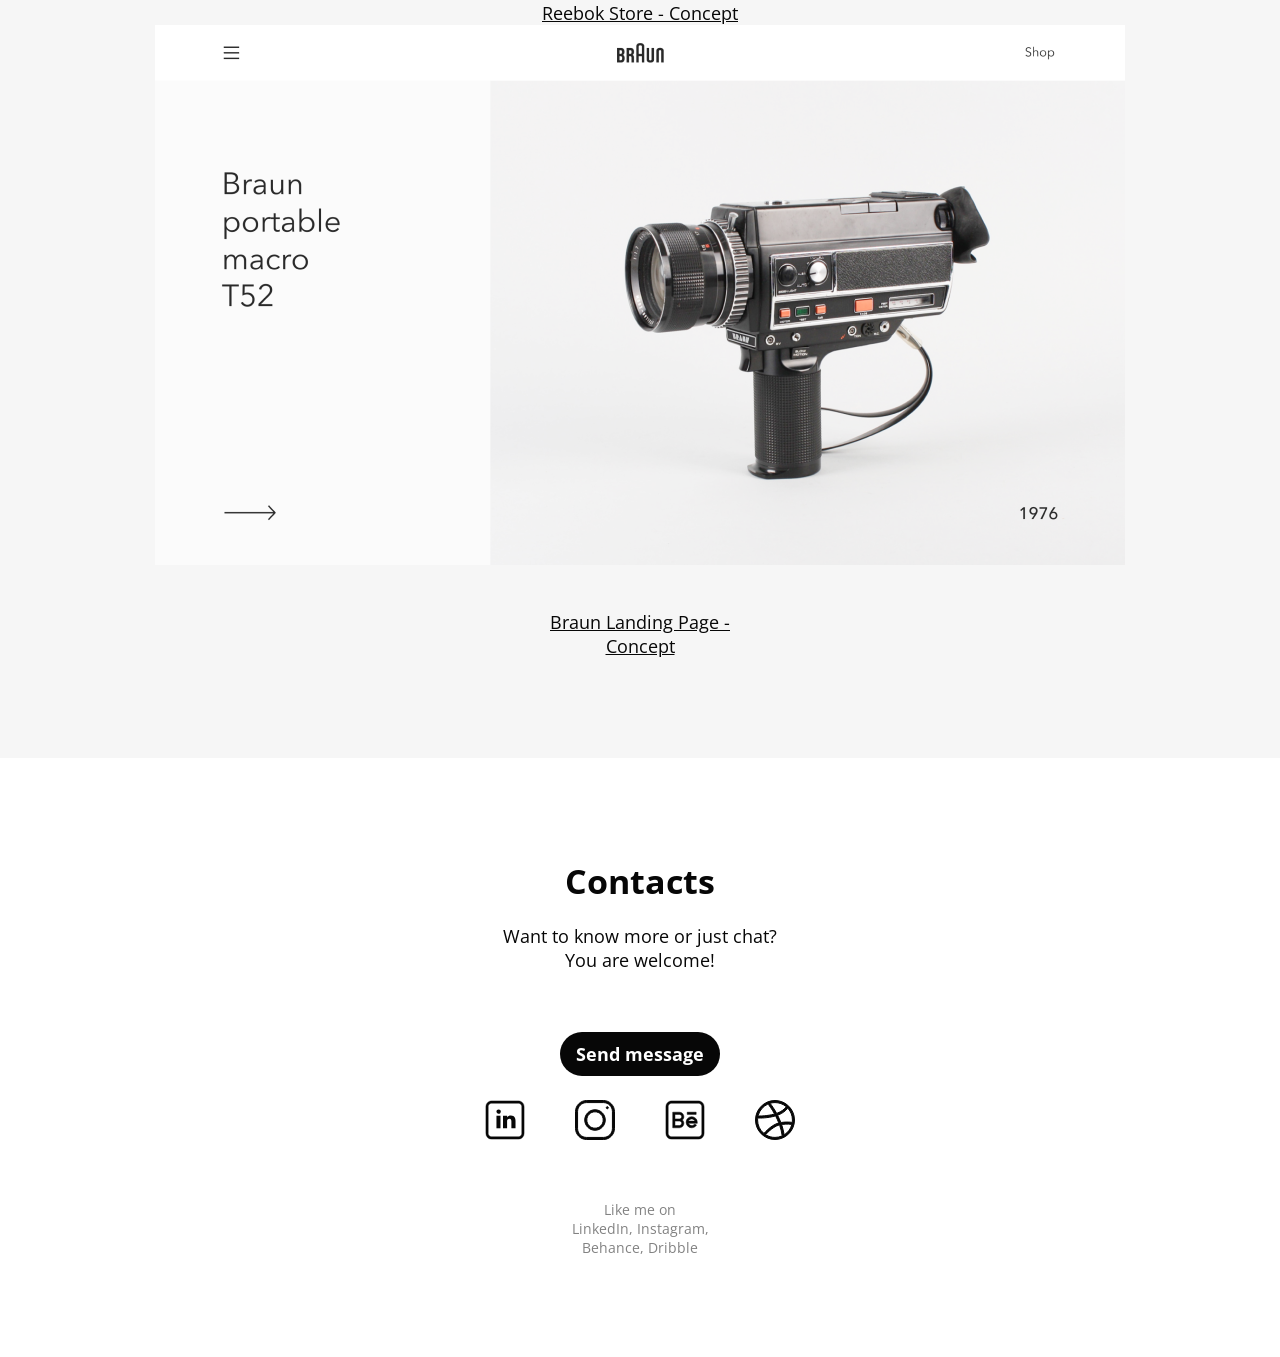
<file: homework07/homework05/index.html>
<!DOCTYPE html>
<html lang="en">
<head>
    <meta charset="UTF-8">
    <meta name="viewport" content="width=device-width, initial-scale=1.0">
    <link rel="stylesheet" href="./css/styles.css">
    <title>Document</title>
</head>
<body>
    <div class="wrapper">
        <header class="header">
            <div class="container">
                <nav class="header__nav">
                    <ul class="header__nav-nav">
                        <li class="header__li-nav-nav"><a class="link" href="#home1">Home</a></li>
                        <li class="header__li-nav-nav"><a class="link" href="#about1">About me</a></li>
                        <li class="header__li-nav-nav"><a class="link" href="#skils1">Skills</a></li>
                        <li class="header__li-nav-nav"><a class="link" href="#portfolio1">Portfolio</a></li>
                        <li class="header__li-nav-nav"><a class="link" href="#contackts1">Contacts</a></li>
                    </ul>
                   </nav>
            </div>
        </header>

        <main class="main">

            <section class="hero">
                <div class="container">
                    <h2 id="home1" class="hero__title">Denis Novik</h2>
                    <img src="./img/photox940.png" alt="photox940">
                </div>
            </section>

            <section class="about">
                <div class="container about__container">
                    <h4 id="about1" class="sub-titile about__title">About me</h4>
                    <p class="about__text">Hi, I'm Denis – UX/UI designer from Minsk.
                        I'm interested in design and everything connected with it.
                    </p>
                    <p class="about__text">I'm studying at courses "Web and mobile design 
                        interfaces" in IT-Academy.
                    </p>
                    <p class="about__text">Ready to implement excellent projects
                        with wonderful people.
                    </p>
                </div>
            </section>

            <section class="skills">
                <div class="container skills__container">
                    <h2 id="skils1" class="sub-titile skils__title">Skills</h2>
                    <p class="skills__text">
                        I work in such programs as
                    </p>
                    <div class="skills__items">
                        <div class="skills__item">
                            <img class="skills__img" src="./img/Ps.png" alt="ps" width="80">
                            <h4 class="skills__item-title">Adobe
                                Photoshop</h4>
                                <div class="skills__stars">
                                    <div class="skilla__star">
                                        <img class="skills__img-star" src="./img/star-icon.svg" alt="star" width="26">
                                    </div>
                                    <div class="skilla__star">
                                        <img class="skills__img-star" src="./img/star-icon.svg" alt="star" width="26">
                                    </div>
                                    <div class="skilla__star">
                                        <img class="skills__img-star" src="./img/star-icon.svg" alt="star" width="26">
                                    </div>
                                    <div class="skilla__star">
                                        <img class="skills__img-star" src="./img/star-icon.svg" alt="star" width="26">
                                    </div>
                                    <div class="skilla__star">
                                        <img class="skills__img-star" src="./img/star-icon.svg" alt="star" width="26">
                                    </div>
                                </div>

                        </div>
                        <div class="skills__item">
                            <img class="skills__img" src="./img/Ai.png" alt="ai" width="80">
                            <h4 class="skills__item-title">Adobe
                                Illustrator</h4>
                                <div class="skills__stars">
                                    <div class="skilla__star">
                                        <img class="skills__img-star" src="./img/star-icon.svg" alt="star" width="26">
                                    </div>
                                    <div class="skilla__star">
                                        <img class="skills__img-star" src="./img/star-icon.svg" alt="star" width="26">
                                    </div>
                                    <div class="skilla__star">
                                        <img class="skills__img-star" src="./img/star-icon.svg" alt="star" width="26">
                                    </div>
                                    <div class="skilla__star">
                                        <img class="skills__img-star" src="./img/star-icon.svg" alt="star" width="26">
                                    </div>
                                    <div class="skilla__star">
                                        <img class="skills__img-star" src="./img/star-icon.svg" alt="star" width="26">
                                    </div>
                                </div>

                        </div>
                        <div class="skills__item">
                            <img class="skills__img" src="./img/Ae.png" alt="ae" width="80">
                            <h4 class="skills__item-title">Adobe
                                After Effects</h4>
                                <div class="skills__stars">
                                    <div class="skilla__star">
                                        <img class="skills__img-star" src="./img/star-icon.svg" alt="star" width="26">
                                    </div>
                                    <div class="skilla__star">
                                        <img class="skills__img-star" src="./img/star-icon.svg" alt="star" width="26">
                                    </div>
                                    <div class="skilla__star">
                                        <img class="skills__img-star" src="./img/star-icon.svg" alt="star" width="26">
                                    </div>
                                    <div class="skilla__star">
                                        <img class="skills__img-star" src="./img/star-icon.svg" alt="star" width="26">
                                    </div>
                                    <div class="skilla__star">
                                        <img class="skills__img-star" src="./img/star-icon.svg" alt="star" width="26">
                                    </div>
                                </div>

                        </div>
                        <div class="skills__item">
                            <img class="skills__img1" src="./img/Figma.png" alt="figma" width="80">
                            <h4 class="skills__item-title">Figma</h4>
                                <div class="skills__stars">
                                    <div class="skilla__star">
                                        <img class="skills__img-star" src="./img/star-icon.svg" alt="star" width="26">
                                    </div>
                                    <div class="skilla__star">
                                        <img class="skills__img-star" src="./img/star-icon.svg" alt="star" width="26">
                                    </div>
                                    <div class="skilla__star">
                                        <img class="skills__img-star" src="./img/star-icon.svg" alt="star" width="26">
                                    </div>
                                    <div class="skilla__star">
                                        <img class="skills__img-star" src="./img/star-icon.svg" alt="star" width="26">
                                    </div>
                                    <div class="skilla__star">
                                        <img class="skills__img-star" src="./img/star-icon.svg" alt="star" width="26">
                                    </div>
                                </div>

                        </div>
                    </div>
                    
                </div>
            </section>

            <section id="portfolio1" class="portfolio">
                <div class="container portfolio__container">
                    <h2 class="sub-titile portfolio__title">Portfolio</h2>
                    <img class="portfolio__img" src="./img/Fashion-Store.png" alt="Fashion-Store">
                    <p class="portfolio__text">Online fashion store - Homepage
                    </p>
                    <img class="portfolio__img" src="./img/reebok_web.png" alt="reebok_web">
                    <p class="portfolio__text">Reebok Store - Concept
                    </p>
                    <img class="portfolio__img" src="./img/braun-landing.png" alt="braun-landing">
                    <p class="portfolio__text">Braun Landing Page - Concept
                    </p>
                </div>
            </section>

        </main>
        <footer class="footer">
            <div class="container footer__containers">
                <h2 id="contackts1" class="sub-titile title__footer">Contacts</h2>
                <p class="footer__text">Want to know more or just chat?<br>
                    You are welcome!
                </p>
                <button class="footer__button">Send message</button>
                <br>
                <div class="footer__box">
                    <div class="box1">
                        <img class="footer__img" src="./img/linkedin.svg" alt="linkedin">
                    </div>
                    <div class="box1">
                        <img class="footer__img" src="./img/instagram.svg" alt="instagram">
                    </div>
                    <div class="box1">
                        <img class="footer__img" src="./img/behance.svg" alt="behance">
                    </div>  
                    <div class="box1">
                        <img class="footer__img" src="./img/dribbble.svg" alt="dribbble">
                    </div>
                </div>

                <p class="footer__smalltext">Like me on <br>
                    LinkedIn, Instagram, Behance, Dribble
                </p>
            </div>
        </footer>
    </div>
</body>
</html>
</file>
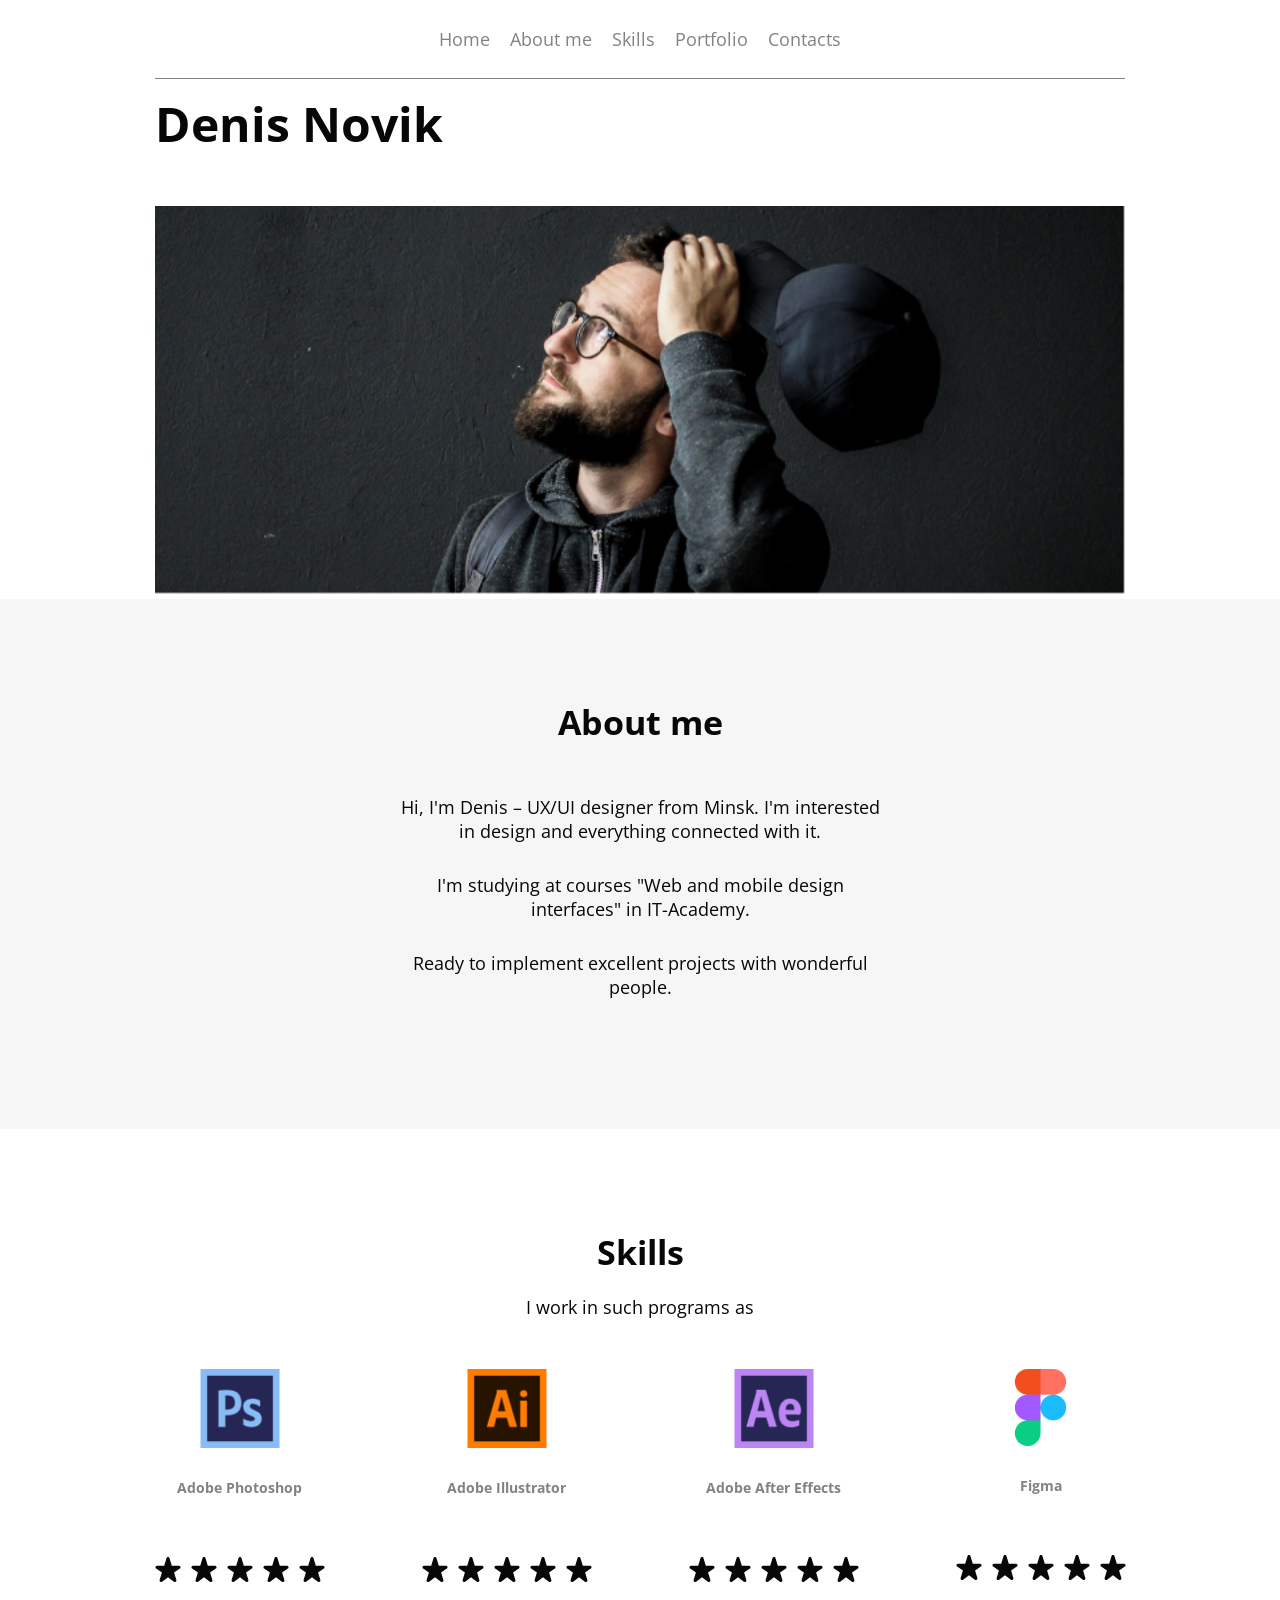
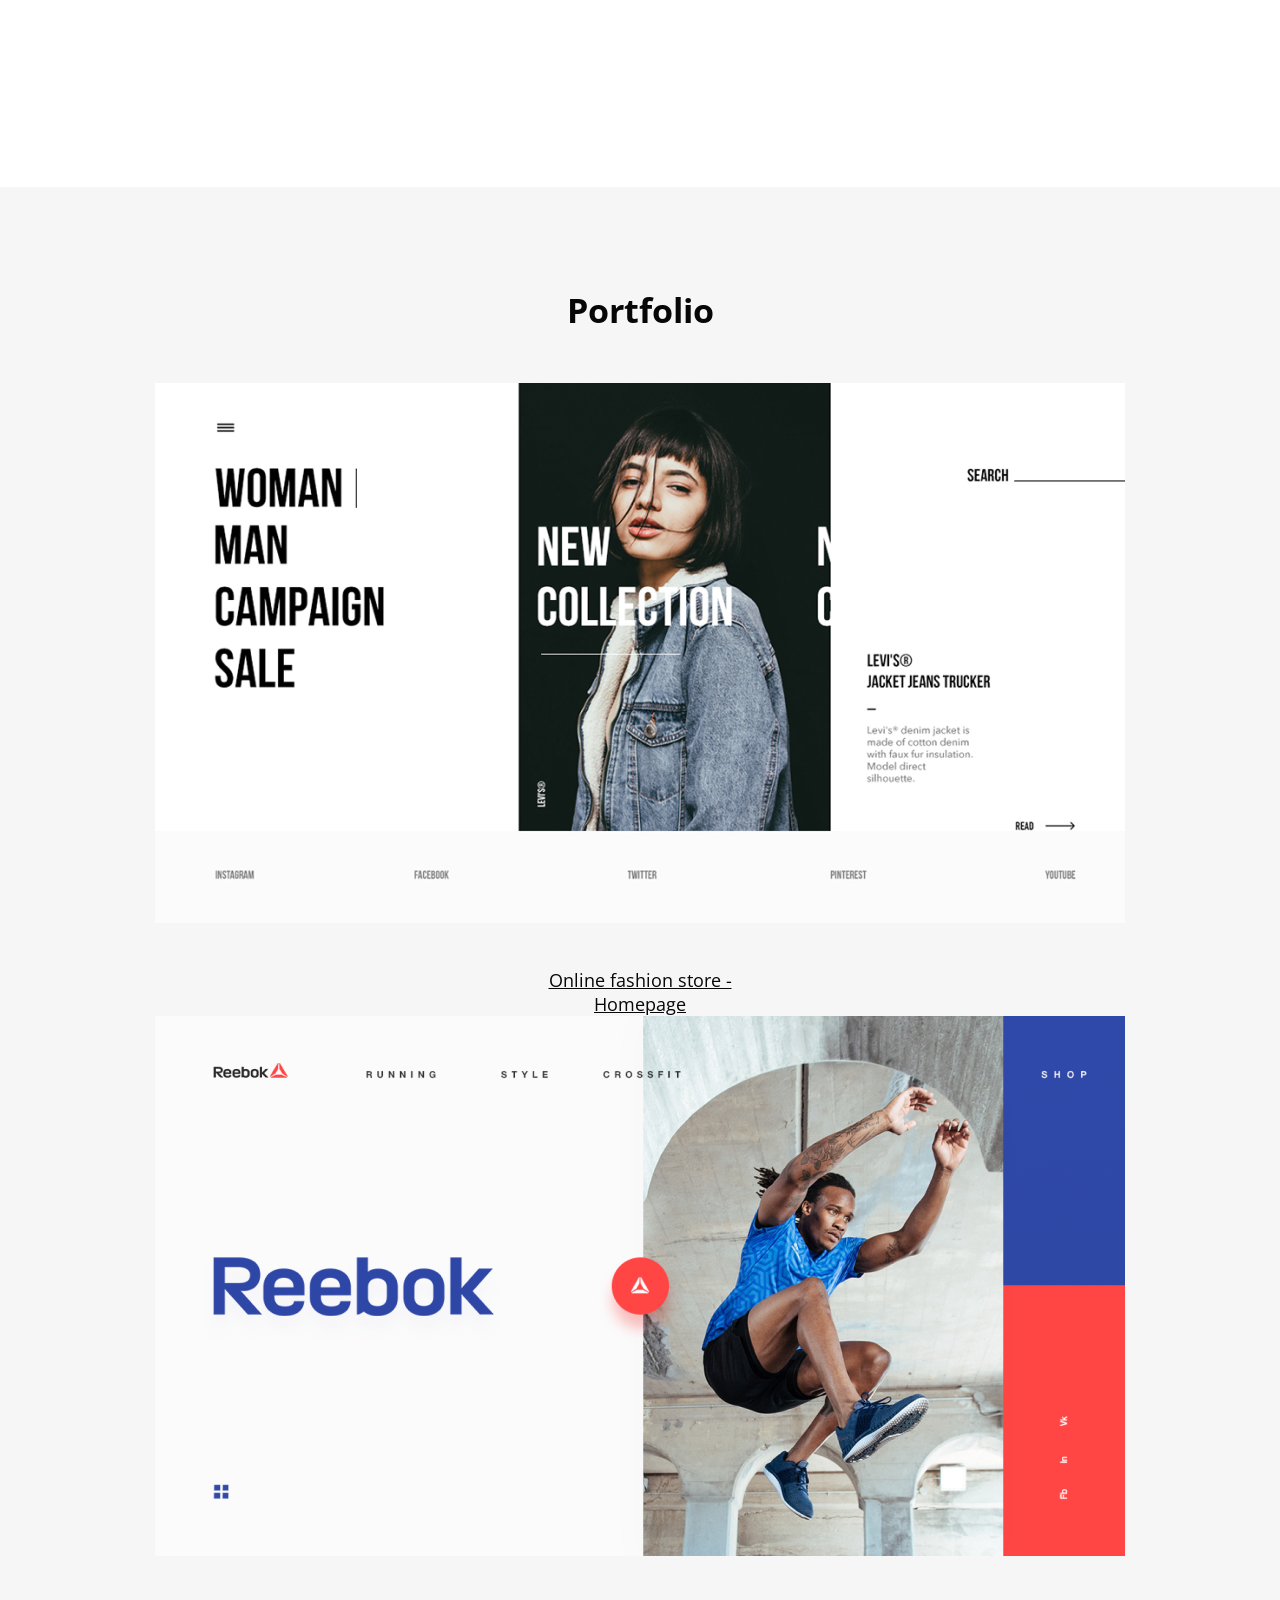
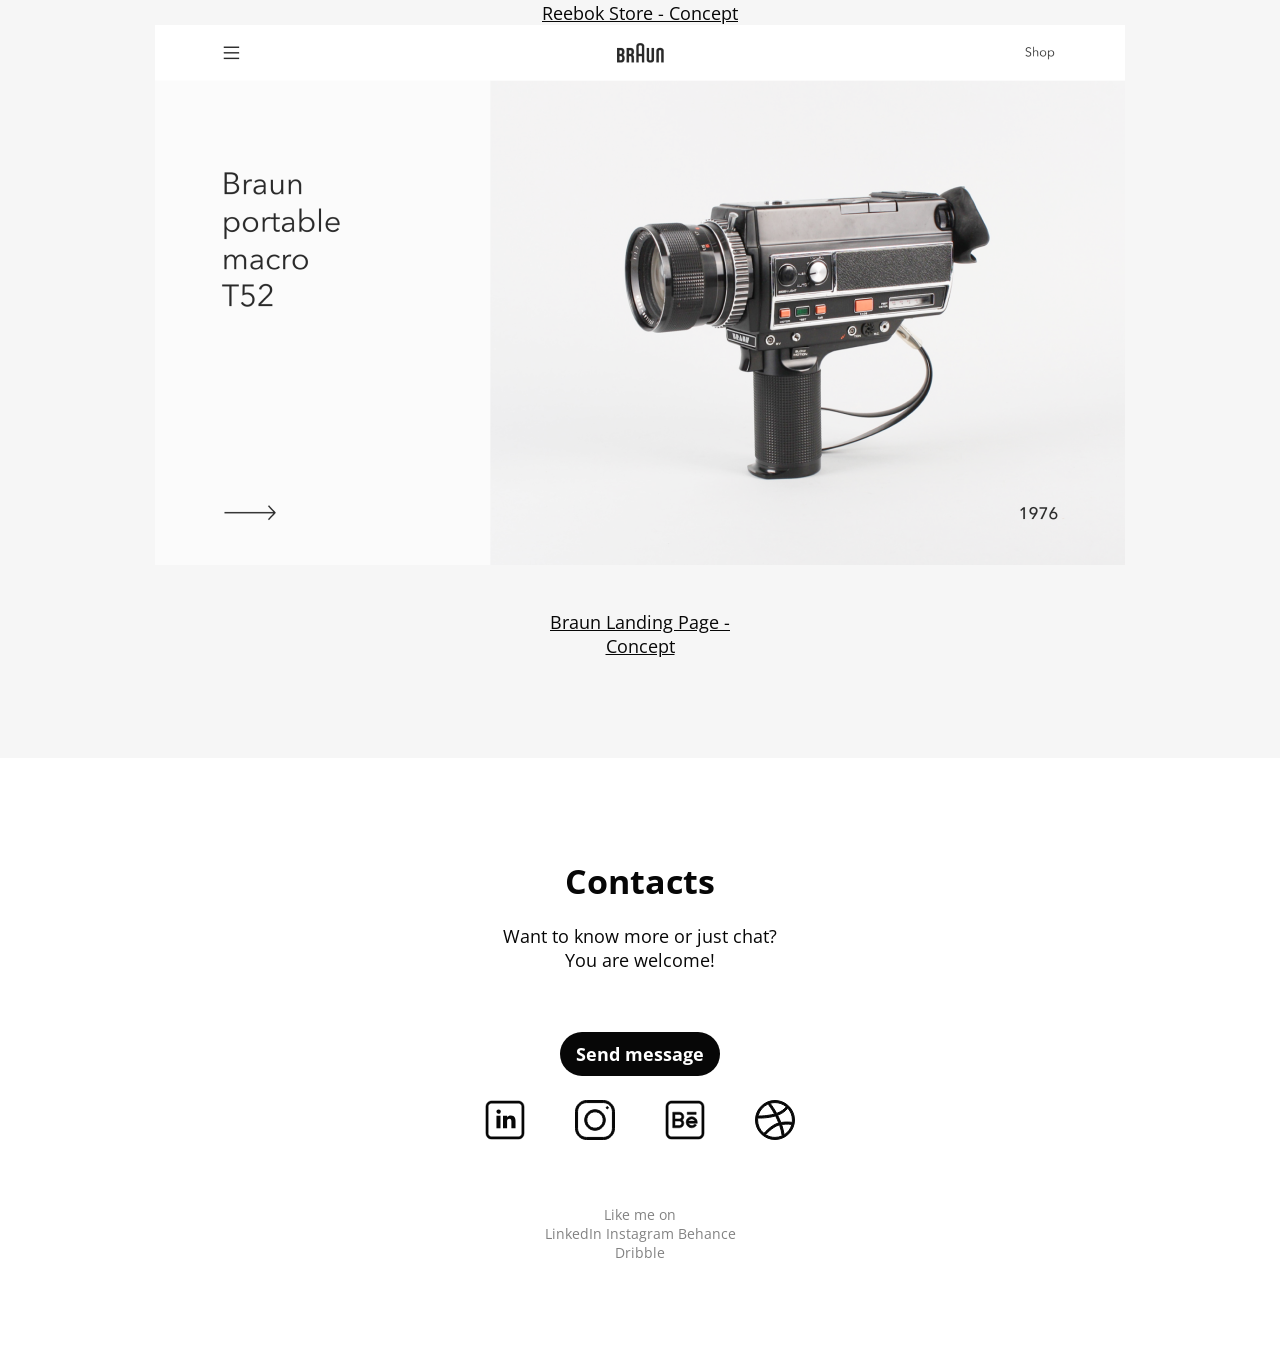
<file: homework08/homework_cont_footer/index.html>
<!DOCTYPE html>
<html lang="en">
<head>
    <meta charset="UTF-8">
    <meta name="viewport" content="width=device-width, initial-scale=1.0">
    <link rel="stylesheet" href="./css/styles.css">
    <title>Document</title>
</head>
<body>
    <div class="wrapper">
        <header class="header">
            <div class="container">
                <nav class="header__nav">
                    <ul class="header__nav-nav">
                        <li class="header__li-nav-nav"><a class="link" href="#home1">Home</a></li>
                        <li class="header__li-nav-nav"><a class="link" href="#about1">About me</a></li>
                        <li class="header__li-nav-nav"><a class="link" href="#skils1">Skills</a></li>
                        <li class="header__li-nav-nav"><a class="link" href="#portfolio1">Portfolio</a></li>
                        <li class="header__li-nav-nav"><a class="link" href="#contackts1">Contacts</a></li>
                    </ul>
                   </nav>
            </div>
        </header>

        <main class="main">

            <section class="hero">
                <div class="container">
                    <h2 id="home1" class="hero__title">Denis Novik</h2>
                    <img src="./img/photox940.png" alt="photox940">
                </div>
            </section>

            <section class="about">
                <div class="container about__container">
                    <h4 id="about1" class="sub-titile about__title">About me</h4>
                    <p class="about__text">Hi, I'm Denis – UX/UI designer from Minsk.
                        I'm interested in design and everything connected with it.
                    </p>
                    <p class="about__text">I'm studying at courses "Web and mobile design 
                        interfaces" in IT-Academy.
                    </p>
                    <p class="about__text">Ready to implement excellent projects
                        with wonderful people.
                    </p>
                </div>
            </section>

            <section class="skills">
                <div class="container skills__container">
                    <h2 id="skils1" class="sub-titile skils__title">Skills</h2>
                    <p class="skills__text">
                        I work in such programs as
                    </p>
                    <div class="skills__items">
                        <div class="skills__item">
                            <img class="skills__img" src="./img/Ps.png" alt="ps" width="80">
                            <h4 class="skills__item-title">Adobe
                                Photoshop</h4>
                                <div class="skills__stars">
                                    <div class="skilla__star">
                                        <img class="skills__img-star" src="./img/star-icon.svg" alt="star" width="26">
                                    </div>
                                    <div class="skilla__star">
                                        <img class="skills__img-star" src="./img/star-icon.svg" alt="star" width="26">
                                    </div>
                                    <div class="skilla__star">
                                        <img class="skills__img-star" src="./img/star-icon.svg" alt="star" width="26">
                                    </div>
                                    <div class="skilla__star">
                                        <img class="skills__img-star" src="./img/star-icon.svg" alt="star" width="26">
                                    </div>
                                    <div class="skilla__star">
                                        <img class="skills__img-star" src="./img/star-icon.svg" alt="star" width="26">
                                    </div>
                                </div>

                        </div>
                        <div class="skills__item">
                            <img class="skills__img" src="./img/Ai.png" alt="ai" width="80">
                            <h4 class="skills__item-title">Adobe
                                Illustrator</h4>
                                <div class="skills__stars">
                                    <div class="skilla__star">
                                        <img class="skills__img-star" src="./img/star-icon.svg" alt="star" width="26">
                                    </div>
                                    <div class="skilla__star">
                                        <img class="skills__img-star" src="./img/star-icon.svg" alt="star" width="26">
                                    </div>
                                    <div class="skilla__star">
                                        <img class="skills__img-star" src="./img/star-icon.svg" alt="star" width="26">
                                    </div>
                                    <div class="skilla__star">
                                        <img class="skills__img-star" src="./img/star-icon.svg" alt="star" width="26">
                                    </div>
                                    <div class="skilla__star">
                                        <img class="skills__img-star" src="./img/star-icon.svg" alt="star" width="26">
                                    </div>
                                </div>

                        </div>
                        <div class="skills__item">
                            <img class="skills__img" src="./img/Ae.png" alt="ae" width="80">
                            <h4 class="skills__item-title">Adobe
                                After Effects</h4>
                                <div class="skills__stars">
                                    <div class="skilla__star">
                                        <img class="skills__img-star" src="./img/star-icon.svg" alt="star" width="26">
                                    </div>
                                    <div class="skilla__star">
                                        <img class="skills__img-star" src="./img/star-icon.svg" alt="star" width="26">
                                    </div>
                                    <div class="skilla__star">
                                        <img class="skills__img-star" src="./img/star-icon.svg" alt="star" width="26">
                                    </div>
                                    <div class="skilla__star">
                                        <img class="skills__img-star" src="./img/star-icon.svg" alt="star" width="26">
                                    </div>
                                    <div class="skilla__star">
                                        <img class="skills__img-star" src="./img/star-icon.svg" alt="star" width="26">
                                    </div>
                                </div>

                        </div>
                        <div class="skills__item">
                            <img class="skills__img1" src="./img/Figma.png" alt="figma" width="80">
                            <h4 class="skills__item-title">Figma</h4>
                                <div class="skills__stars">
                                    <div class="skilla__star">
                                        <img class="skills__img-star" src="./img/star-icon.svg" alt="star" width="26">
                                    </div>
                                    <div class="skilla__star">
                                        <img class="skills__img-star" src="./img/star-icon.svg" alt="star" width="26">
                                    </div>
                                    <div class="skilla__star">
                                        <img class="skills__img-star" src="./img/star-icon.svg" alt="star" width="26">
                                    </div>
                                    <div class="skilla__star">
                                        <img class="skills__img-star" src="./img/star-icon.svg" alt="star" width="26">
                                    </div>
                                    <div class="skilla__star">
                                        <img class="skills__img-star" src="./img/star-icon.svg" alt="star" width="26">
                                    </div>
                                </div>

                        </div>
                    </div>
                    
                </div>
            </section>

            <section id="portfolio1" class="portfolio">
                <div class="container portfolio__container">
                    <h2 class="sub-titile portfolio__title">Portfolio</h2>
                    <img class="portfolio__img" src="./img/Fashion-Store.png" alt="Fashion-Store">
                    <p class="portfolio__text">Online fashion store - Homepage
                    </p>
                    <img class="portfolio__img" src="./img/reebok_web.png" alt="reebok_web">
                    <p class="portfolio__text">Reebok Store - Concept
                    </p>
                    <img class="portfolio__img" src="./img/braun-landing.png" alt="braun-landing">
                    <p class="portfolio__text">Braun Landing Page - Concept
                    </p>
                </div>
            </section>

        </main>
        <footer class="footer">
            <div class="container footer__containers">
                <h2 id="contackts1" class="sub-titile title__footer">Contacts</h2>
                <p class="footer__text">Want to know more or just chat?<br>
                    You are welcome!
                </p>
                <button class="footer__button">Send message</button>
                <br>
                <div class="footer__box">
                    <div class="box1">
                        <a class="footer__link-img" href="https://www.linkedin.com/feed/"><img class="footer__img" src="./img/linkedin.svg" alt="linkedin"></a>
                    </div>
                    <div class="box1">
                        <a class="footer__link-img" href="https://www.instagram.com/"><img class="footer__img" src="./img/instagram.svg" alt="instagram"></a>
                    </div>
                    <div class="box1">
                        <a class="footer__link-img" href="https://www.behance.net/"><img class="footer__img" src="./img/behance.svg" alt="behance"></a>
                    </div>  
                    <div class="box1">
                        <a class="footer__link-img" href="https://dribbble.com/"><img class="footer__img" src="./img/dribbble.svg" alt="dribbble"></a>
                    </div>
                </div>

                <div class="footer__smalltext">Like me on <br>
                    <a class="footer__link" href="https://www.linkedin.com/feed/">LinkedIn</a>
                    <a class="footer__link" href="https://www.instagram.com/">Instagram</a>
                    <a class="footer__link" href="https://www.behance.net/">Behance</a>
                    <a class="footer__link" href="https://dribbble.com/">Dribble</a>
                </div>
            </div>
        </footer>
    </div>
</body>
</html>
</file>
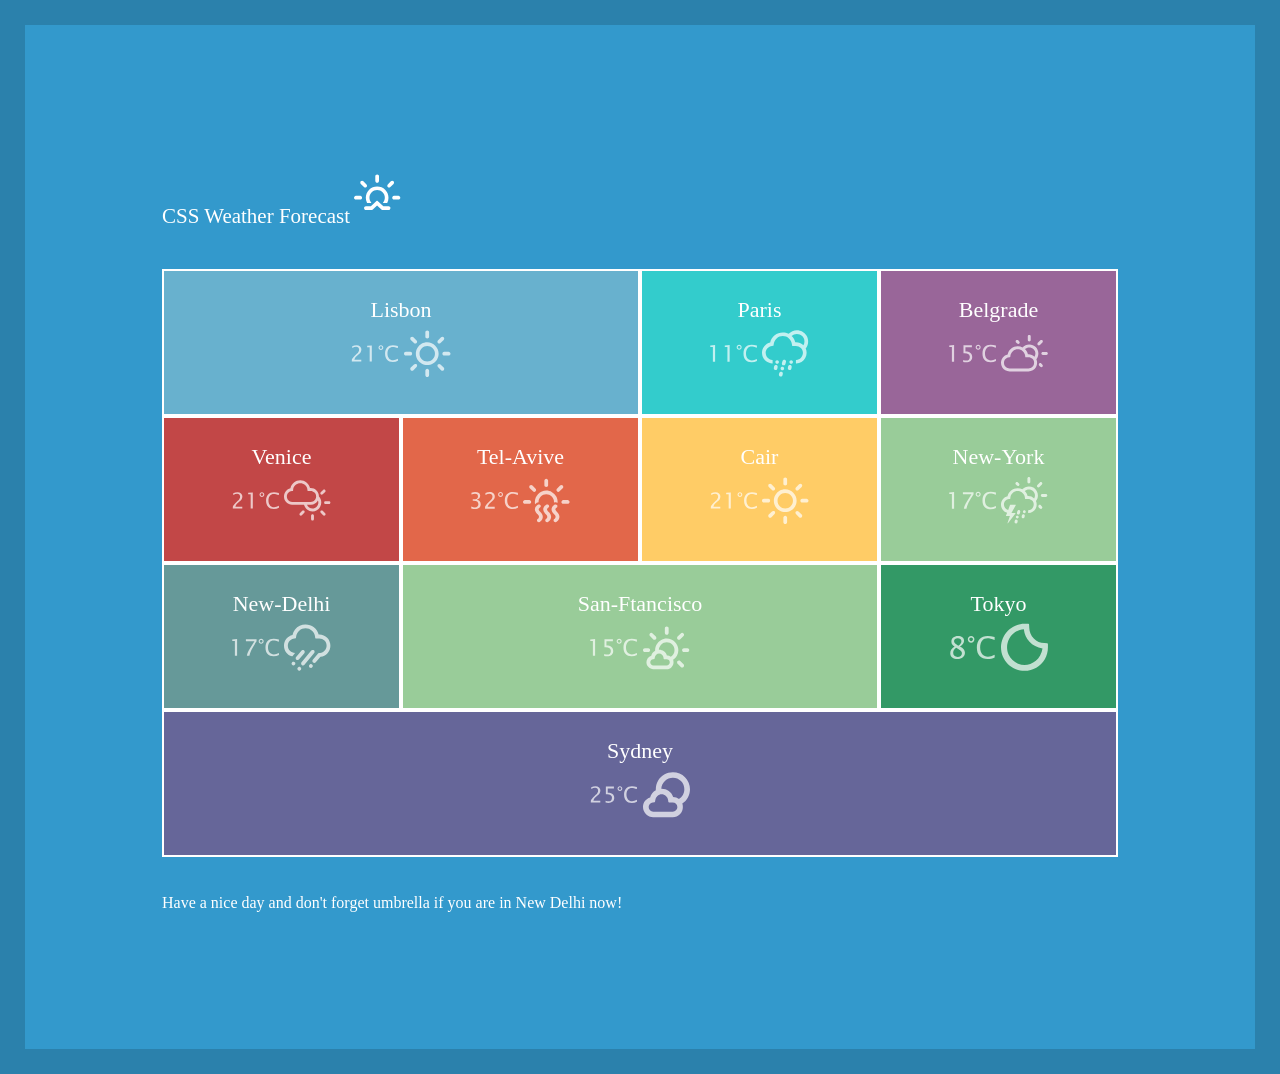
<file: homework09/wether_forecast/index.html>
<!DOCTYPE html>
<html lang="en">
<head>
    <meta charset="UTF-8">
    <meta name="viewport" content="width=device-width, initial-scale=1.0">
    <link rel="stylesheet" href="./css/style.css">
    <link href="https://fonts.cdnfonts.com/css/lucida-sans" rel="stylesheet">
    <title>Document</title>
</head>
<body>
    <div class="wrraper">
        <main class="main">
            <div class="hero">
                <p class="weather">CSS Weather Forecast</p>
                <img src="./img/icon-11.svg" alt="11">
            </div>
            <div class="items">
                <div class="item">
                    <p class="citi">Lisbon</p>
                    <img src="./img/21°C.svg" alt="21">
                    <img src="./img/icon.svg" alt="1">
                </div>
                <div class="item">
                    <p class="citi">Paris</p>
                    <img src="./img/11°C.svg" alt="11">
                    <img src="./img/icon-2.svg" alt="2">
                </div>
                <div class="item">
                    <p class="citi">Belgrade</p>
                    <img src="./img/15°C.svg" alt="115">
                    <img src="./img/icon-3.svg" alt="3">
                </div>
                <div class="item">
                    <p class="citi">Venice</p>
                    <img src="./img/21°C.svg" alt="21">
                    <img src="./img/icon-4.svg" alt="4">
                </div>
                <div class="item">
                    <p class="citi">Tel-Avive</p>
                    <img src="./img/32°C.svg" alt="32">
                    <img src="./img/icon-5.svg" alt="5">
                </div>
                <div class="item">
                    <p class="citi">Cair</p>
                    <img src="./img/21°C.svg" alt="21">
                    <img src="./img/icon.svg" alt="6">
                </div>
                <div class="item">
                    <p class="citi">New-York</p>
                    <img src="./img/17°C.svg" alt="17">
                    <img src="./img/icon-6.svg" alt="6">
                </div>
                <div class="item">
                    <p class="citi">New-Delhi</p>
                    <img src="./img/17°C.svg" alt="17">
                    <img src="./img/icon-7.svg" alt="6">
                </div>
                <div class="item">
                    <p class="citi">San-Ftancisco</p>
                    <img src="./img/15°C.svg" alt="15">
                    <img src="./img/icon-8.svg" alt="8">
                </div>
                <div class="item">
                    <p class="citi">Tokyo</p>
                    <img src="./img/8°C.svg" alt="8">
                    <img src="./img/icon-9.svg" alt="9">
                </div>
                <div class="item">
                    <p class="citi">Sydney</p>
                    <img src="./img/25°C.svg" alt="25">
                    <img src="./img/icon-10.svg" alt="10">
                </div>
            </div>
            <p class="hero_end">Have a nice day and don't forget umbrella if you are in New Delhi now!</p>
        </main>
    </div>
</body>
</html>
</file>
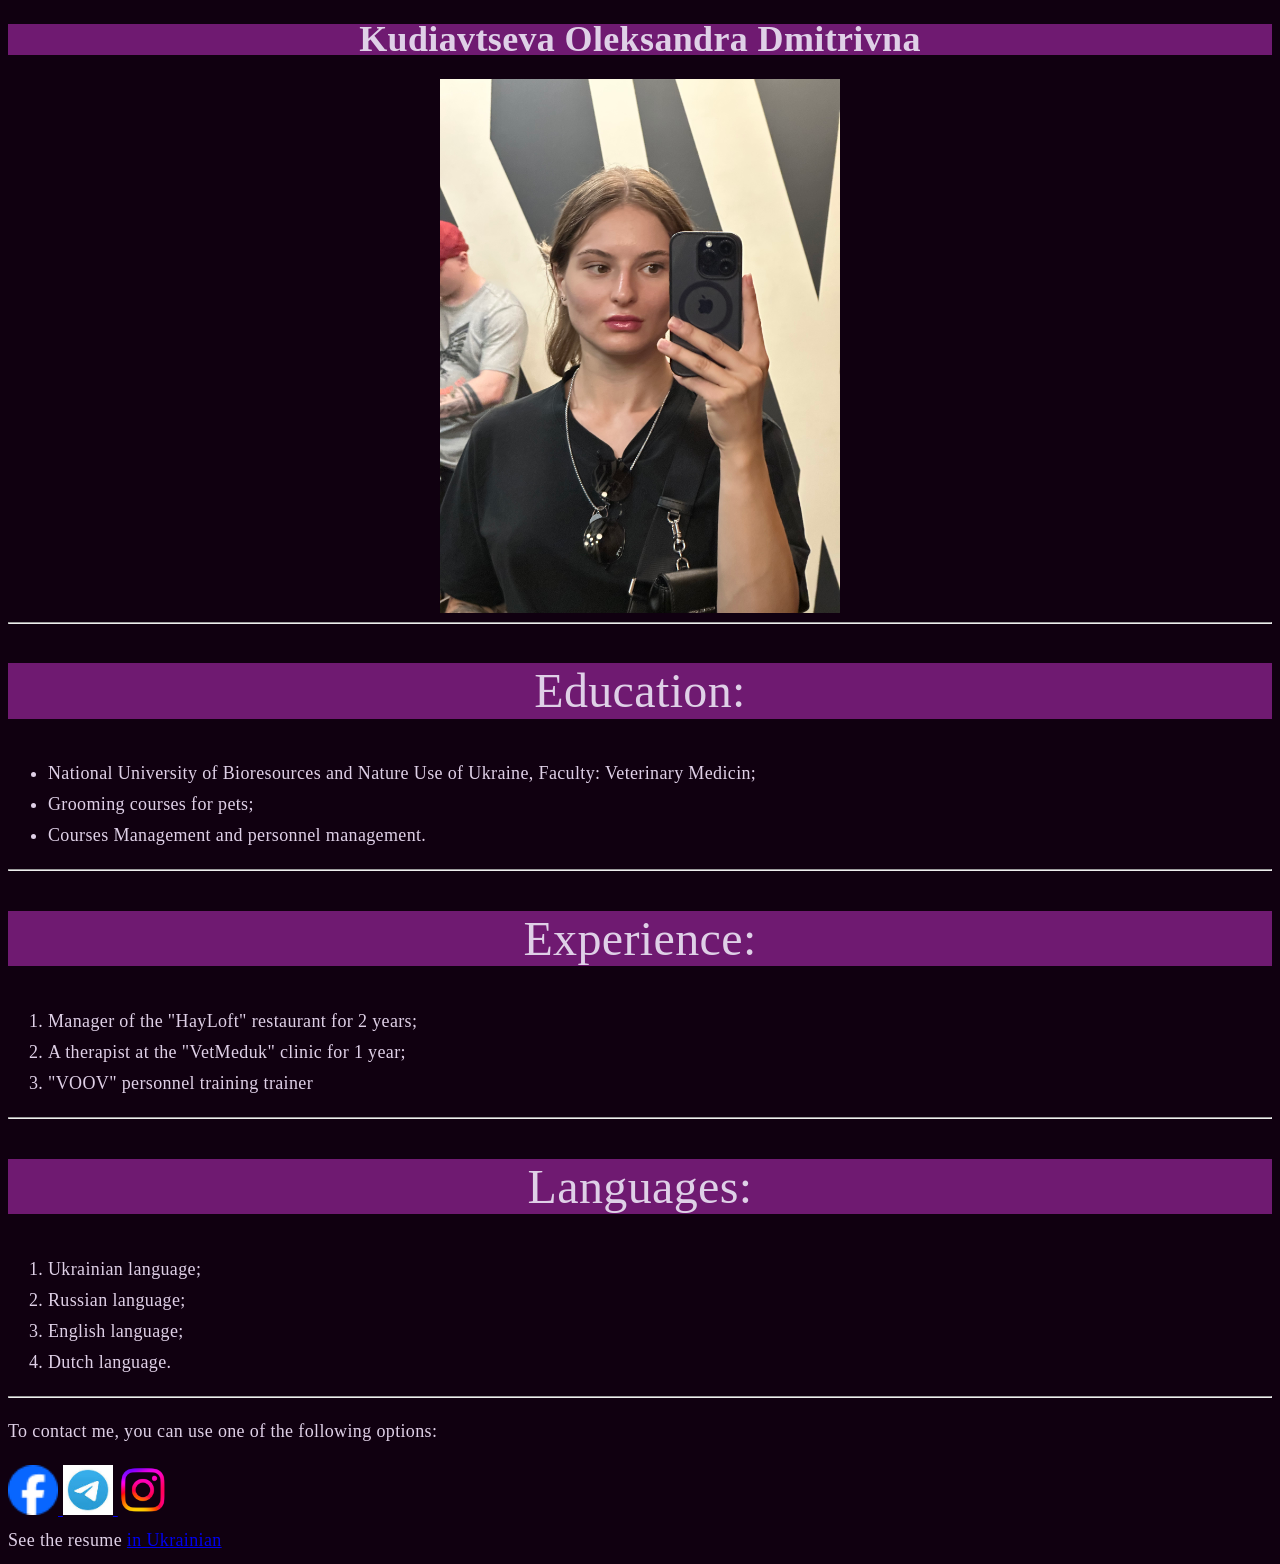
<file: homework02/English.html>
<!DOCTYPE html>
<html lang="en">
<head>
    <meta charset="UTF-8">
    <meta name="viewport" content="width=device-width, initial-scale=1.0">
    <title>Resume</title>
    <link rel="stylesheet" href="css/style.css">
</head>
<body class="colorfull">

    <h1 class="name-of-haed">Kudiavtseva Oleksandra Dmitrivna</h1>

    <img class="foto" src="img/my.foto.jpeg" alt="Фото працівника" width="400">
<hr>
    <div>
        <h2 class="dop-name">Education:</h2>
            <p>
                <ul>
                <li>National University of Bioresources
                    and Nature Use of Ukraine, Faculty: Veterinary Medicin;</li>
                 <li>Grooming courses for pets;</li>
                 <li>Courses Management and personnel management.</li>
                </ul>
            </p>
    </div>
    <hr>
    <div>
        <h2 class="dop-name">Experience:</h2>
            <p>
                <ol>
                    <li>Manager of the "HayLoft" restaurant for 2 years;</li>
                    <li>A therapist at the "VetMeduk" clinic for 1 year;</li>
                    <li>"VOOV" personnel training trainer</li>
                </ol>

            </p>
    </div>
<hr>
    <div>
        <h2 class="dop-name">Languages:</h2>
            <p>
                <ol>
                    <li>Ukrainian language;</li>
                    <li>Russian language;</li>
                    <li>English language;</li>
                    <li>Dutch language.</li>
                </ol>

            </p>
    </div>
    <hr>
    <div>
        <p>
            To contact me, you can use one of the following options:
        </p>
        <a href="https://www.facebook.com/profile.php?id=100012296288256" target="_blank">
            <img src="./img/aGT3gskzWBf.ico" alt="Fecebook" width="50">
        </a>
       
        <a href="https://t.me/SSuzukiSS" target="_blank">
            <img src="./img/Untitled.jpg" alt="Telegram" width="50">
        </a>
        
        <a href="https://instagram.com/sashka__kudryashka?igshid=MzMyNGUyNmU2YQ%3D%3D&utm_source=qr" target="_blank">
            <img src="./img/Untitled.png" alt="Instagram" width="50">
        </a>
    </div>

<span>See the resume </span><a href="http://127.0.0.1:5500/index.html">in Ukrainian</a>


</body>
</html>
</file>
<file: homework02/css/style.css>
.name-of-haed {
    background: #6F1A71;
    text-align: center;

}
.dop-name {
    text-align: center;
    font-size: 48px;
    font-style: normal;
    font-weight: 400;
    line-height: 115%; 
    background: #6F1A71;
}
.colorfull {
    color: #DFD0E7;
    font-size: 18px;
    font-style: normal;
    font-weight: 400;
    line-height: 31px;
    letter-spacing: 0.36px;
    background-color: #100010; 
}
.foto {
    display: block;
    margin: 0 auto;
    
}
</file>
<file: homework05/css/styles.css>
.nav__header {
    list-style-type: none;
    margin: 0;
    padding: 0;
    overflow: hidden;
}
.li-nav-nav__header {
    float: left;
}
</file>
<file: homework09/css/style.css>
* {
    padding: 0;
    margin: 0;
    box-sizing: border-box;
}

:root {
    --main-font: 'Montserrat', sans-serif;
    --nav-text-font: 400 16px/normal var(--main-font);
    --nav-button-text-font: 600 16px/normal var(--main-font);

    --h1-title-font: 700 44px/normal var(--main-font);
    --h2-title-font: 700 36px/normal var(--main-font);
    --h5-title-font: 700 20px/normal var(--main-font);
    --h1-text-font: 400 18px/normal var(--main-font);
    --button-text-font: 700 16px/normal var(--main-font);
    --item-text-font: 600 22px/normal var(--main-font);
    --text-font: 500 16px/normal var(--main-font);
    --list-text-font: 700 16px/normal var(--main-font);

    --white-color: #fff;
    --border-button-color: #BCD0E5;
    --orange-color: #FF9900;
    --text-color: #544837;
    --title-color: #2F281E;

}
body {
    min-width: 1440px;
    font: var(--text-font);
    background-color: var(--white-color);
    display: flex;
    justify-content: center;
    /* align-items: center; */
    color: var(--text-color);

}
 .container {
    width: 1200px;
    margin-bottom: 100px;
    display: flex;
    justify-content: center;
    align-items: center;
    margin: 0 120px 0 120px;
    line-height: 26px;
 }
 .button {
    background-color: var(--orange-color);
    border: none;
    padding: 12px 40px;
    border-radius: 4px;
    font: var(--button-text-font);
    color: var(--white-color);
}
         /* HEADER */

 .header__container {
    display: flex;
    justify-content: space-between;
    padding: 12px;
    margin-bottom: 70px;
 }
 .header {
    font: var(--nav-text-font);
    padding: 17px;

 }
.header__items {
    font: var(--nav-text-font);
    color: var(--title-color);
    display: flex;
    gap: 20px;
}
.header__item {
    display: flex;
    padding: 9px;
}
.link {
    text-decoration: none;
    color: var(--text-color);
    cursor: pointer;
}
.link:hover {
    color: var(--orange-color);
}
.header__buttons {
    display: flex;
    gap: 32px;
}
.header__button {
    padding: 13px 25px;
    font: var(--button-text-font);
    border-radius: 4px;
    border: none;
    background-color: var(--white-color);
}
.header__button:last-child {
    background-color: var(--orange-color);   
    color: var(--white-color);
}
.header__button:first-child {
    border-style: solid;
    border-color: var(--border-button-color);
}

     /* FIRST SCREEN */

.first-screen__container {
    display: flex;
    justify-content: space-between;
}
.first-screen__title-text {
    width: 500px;
}
.first-screen__title {
    font: var(--h1-title-font);
    color: var(--title-color);
    margin-bottom: 30px;
}
.first-screen__text {
    font: var(--h1-text-font);
    color: var(--text-color);
    margin-bottom: 20px;
}
         
/* FEATURES */

.features__container {
    display: inline;
    
    /* SVG */
}
.features__title {
    margin: 0 auto;
    text-align: center;
    width: 539px;
    font: var(--h2-title-font);
    color: var(--title-color);
    margin-bottom: 30px;
}
.features__cards {
    display: flex;
    justify-content: space-between;
    align-items: center;
}
.features__card1 {
    width: 270px;
    gap: 40px;
}
.features__img {
    margin-bottom: 30px;
}
.features__text {
    font: var(--item-text-font);
    color: var(--title-color);
    margin-bottom: 16px;
}
.features__sub-text {
    margin-bottom: 70px;
}
.features__button {
    display: flex;
    margin: 0 auto;
}


       /* BENEFITS */
    
.benefits__container {
    justify-content: space-between;
    margin-bottom: 100px;
}
.benefits_texts {
    width: 525px;
}
.benefits__title {
    color: var(--title-color);
    font: var(--h1-title-font);
    margin-bottom: 20px;
}
.benefits__text {
    margin-bottom: 40px;
}
.benefits__list {
    margin-bottom: 30px;
}
.benefits__sub-title {
    margin-bottom: 10px;
    font: var(--list-text-font);
    color: var(--title-color);
}

/* product-managers */

.product-managers__container {
    justify-content: space-between;
    margin-bottom: 100px;
}
.product-managers__texts {
    width: 505px;
}
.product-managers__title {
    color: var(--title-color);
    font: var(--h1-title-font);
    margin-bottom: 20px;
}
.product-managers__text {
    margin-bottom: 40px;
    font: var(--text-font);
    line-height: 26px;
}
.product-managers__benefits-list {
    display: flex;
    width: 505px;
    margin-bottom: 30px;
    gap: 30px;
}
    
       /* marketers */

.marketers__container {
    justify-content: space-between;
    margin-bottom: 100px;
}
.marketers__texts {
    width: 525px;
}
.marketers__title {
    color: var(--title-color);
    font: var(--h1-title-font);
    margin-bottom: 20px;
}
.marketers__text {
    margin-bottom: 40px;
}
.marketers__lists{
    margin-bottom: 30px;
}
.marketers__sub-title {
    margin-bottom: 10px;
    font: var(--list-text-font);
    color: var(--title-color);
}
.marketers__sub-text {
    margin-bottom: 40px;
}
 
     /* footer */

.footer__container {
    display: flex;
    justify-content: space-between;
    align-items: center;
    margin-bottom: 70px;
    align-items: center;
    margin-top: 0;
}
.footer__text {
    font: var(--h5-title-font);
    color: var(--title-color);
    margin-bottom: 30px;
    align-items: center;
    width: 280px;
}
.footer__links {
    margin-bottom: 15px;
}
.footer__stuff {
    margin-bottom: 15px;
}
.footer__quick-links {
    width: 135px;
}
.footer__legal-stuff {
    width: 135px;
}
/* .extra {
    background-color: #FF9900;
   display: flex;
   justify-content: center;
   flex-direction: row;
} */
.input-phone {
    display: flex;
    width: 340px;
    border-radius: 4px;
    border: 1px solid var(--border-button-color);
    margin-bottom: 25px;
    color: var(--border-button-color);
}
.footer__form {
    display: flex;
    flex-direction: column;
    width: 340px;
}
.input-phone {
    font: var(--nav-text-font);
    padding: 12px 10px 12px;
    color: var(--border-button-color);
}
.footer__button {
    width: 188px;  
}
</file>
<file: homework11/css/style.css>
* {
    padding: 0;
    margin: 0;
    box-sizing: border-box;
}

:root {
    --main-font: 'Montserrat', sans-serif;
    --nav-text-font: 400 16px/normal var(--main-font);
    --nav-button-text-font: 600 16px/normal var(--main-font);

    --h1-title-font: 700 44px/normal var(--main-font);
    --h2-title-font: 700 36px/normal var(--main-font);
    --h5-title-font: 700 20px/normal var(--main-font);
    --h1-text-font: 400 18px/normal var(--main-font);
    --button-text-font: 700 16px/normal var(--main-font);
    --item-text-font: 600 22px/normal var(--main-font);
    --text-font: 500 16px/normal var(--main-font);
    --list-text-font: 700 16px/normal var(--main-font);

    --white-color: #fff;
    --border-button-color: #BCD0E5;
    --orange-color: #FF9900;
    --text-color: #544837;
    --title-color: #2F281E;

}
body {
    min-width: 1440px;
    font: var(--text-font);
    background-color: var(--white-color);
    display: flex;
    justify-content: center;
    /* align-items: center; */
    color: var(--text-color);

}
 .container {
    width: 1200px;
    margin-bottom: 100px;
    display: flex;
    justify-content: center;
    align-items: center;
    margin: 0 120px 0 120px;
    line-height: 26px;
 }
 .button {
    background-color: var(--orange-color);
    border: none;
    padding: 12px 40px;
    border-radius: 4px;
    font: var(--button-text-font);
    color: var(--white-color);
    transition: 2.3s;
}
.button:hover {
    transform: scale(1.10);
}

         /* HEADER */

 .header__container {
    display: flex;
    justify-content: space-between;
    padding: 12px;
    margin-bottom: 70px;
 }
 .header {
    font: var(--nav-text-font);
    padding: 17px;

 }
.header__items {
    font: var(--nav-text-font);
    color: var(--title-color);
    display: flex;
    gap: 20px;
}
.header__item {
    display: flex;
    padding: 9px;
}
.link {
    text-decoration: none;
    color: var(--text-color);
    cursor: pointer;
}
.link:hover {
    color: var(--orange-color);
}
.header__buttons {
    display: flex;
    gap: 32px;
}
.header__button {
    padding: 13px 25px;
    font: var(--button-text-font);
    border-radius: 4px;
    border: none;
    background-color: var(--white-color);
}
.header__button:last-child {
    background-color: var(--orange-color);   
    color: var(--white-color);
}
.header__button:first-child {
    border-style: solid;
    border-color: var(--border-button-color);
}

     /* FIRST SCREEN */

.first-screen__container {
    display: flex;
    justify-content: space-between;
}
.first-screen__title-text {
    width: 500px;
}
.first-screen__title {
    font: var(--h1-title-font);
    color: var(--title-color);
    margin-bottom: 30px;
}
.first-screen__text {
    font: var(--h1-text-font);
    color: var(--text-color);
    margin-bottom: 20px;
}
         
/* FEATURES */

.features__container {
    display: inline;
    
    /* SVG */
}
.features__title {
    margin: 0 auto;
    text-align: center;
    width: 539px;
    font: var(--h2-title-font);
    color: var(--title-color);
    margin-bottom: 30px;
}
.features__cards {
    display: flex;
    justify-content: space-between;
    align-items: center;
}
.features__card1 {
    width: 270px;
    gap: 40px;
}
.features__img {
    margin-bottom: 30px;
}
.features__text {
    font: var(--item-text-font);
    color: var(--title-color);
    margin-bottom: 16px;
}
.features__sub-text {
    margin-bottom: 70px;
}
.features__button {
    display: flex;
    margin: 0 auto;
}



       /* BENEFITS */
    
.benefits__container {
    justify-content: space-between;
    margin-bottom: 100px;
}
.benefits_texts {
    width: 525px;
}
.benefits__title {
    color: var(--title-color);
    font: var(--h1-title-font);
    margin-bottom: 20px;
}
.benefits__text {
    margin-bottom: 40px;
}
.benefits__list {
    margin-bottom: 30px;
}
.benefits__sub-title {
    margin-bottom: 10px;
    font: var(--list-text-font);
    color: var(--title-color);
}

/* product-managers */

.product-managers__container {
    justify-content: space-between;
    margin-bottom: 100px;
}
.product-managers__texts {
    width: 505px;
}
.product-managers__title {
    color: var(--title-color);
    font: var(--h1-title-font);
    margin-bottom: 20px;
}
.product-managers__text {
    margin-bottom: 40px;
    font: var(--text-font);
    line-height: 26px;
}
.product-managers__benefits-list {
    display: flex;
    width: 505px;
    margin-bottom: 30px;
    gap: 30px;
}
    
       /* marketers */

.marketers__container {
    justify-content: space-between;
    margin-bottom: 100px;
}
.marketers__texts {
    width: 525px;
}
.marketers__title {
    color: var(--title-color);
    font: var(--h1-title-font);
    margin-bottom: 20px;
}
.marketers__text {
    margin-bottom: 40px;
}
.marketers__lists{
    margin-bottom: 30px;
}
.marketers__sub-title {
    margin-bottom: 10px;
    font: var(--list-text-font);
    color: var(--title-color);
}
.marketers__sub-text {
    margin-bottom: 40px;
}
 
     /* footer */

.footer__container {
    display: flex;
    justify-content: space-between;
    align-items: center;
    margin-bottom: 70px;
    align-items: center;
    margin-top: 0;

}
.footer__text {
    font: var(--h5-title-font);
    color: var(--title-color);
    margin-bottom: 30px;
    align-items: center;
    width: 280px;
}
.footer__links {
    margin-bottom: 15px;
}
.footer__stuff {
    margin-bottom: 15px;
}
.footer__quick-links {
    width: 135px;
}
.footer__legal-stuff {
    width: 135px;
}
/* .extra {
    background-color: #FF9900;
   display: flex;
   justify-content: center;
   flex-direction: row;
} */
.input-phone {
    display: flex;
    width: 340px;
    border-radius: 4px;
    border: 1px solid var(--border-button-color);
    margin-bottom: 25px;
    color: var(--border-button-color);
}
.footer__form {
    display: flex;
    flex-direction: column;
    width: 340px;
}
.input-phone {
    font: var(--nav-text-font);
    padding: 12px 10px 12px;
    color: var(--border-button-color);
}
.footer__button {
    width: 188px;  
}
</file>
<file: homework07/homework05/css/styles.css>
@import url('https://fonts.googleapis.com/css2?family=Open+Sans:wght@400;700&display=swap');

:root {
    --main-font:'Open Sans', sans-serif;
    --text-font: 400 18px/normal var(--main-font);
    --title-font: 700 48px/normal var(--main-font);
    --sub-title-font: 700 34px/normal var(--main-font);
    --img-title-font: 700 14px/normal var(--main-font);
    --button-font: 700 18px/normal var(--main-font);
    --link-text-font: 400 14px/normal var(--main-font);
     
    --black-color: #070707;
    --gray-color: #828282;
    --backgroumd-color: #F6F6F6;
  }
  
/* GLOBAL STYLES */

* {
    margin: 0;
    padding: 0;
    box-sizing: border-box;
}


body {
   color: var(--black-color);
   font-family: var(--main-font);
   font: var(--text-font);
}
.container {
    max-width: 970px;
    margin: 0 auto; 
}
.link {
    text-decoration: none;
    color: var(--gray-color);
}
img {
    width: 100%;
}
.sub-titile {
    font: var(--sub-title-font);
    text-align: center;
}

/* GLOBAL STYLES END */

/* HEADER SECTION */
.header {
    
}
.header__nav {
    display: flex;
    justify-content: center;
    padding: 27px 0;
    border-bottom: 1px solid var(--gray-color);
    margin-bottom: 12px;
}
.header__nav-nav {
    display: flex;
    gap: 20px;
    list-style-type: none;
    color: var(--gray-color);
}
/* HEADER SECTION END */

/* hero */
.hero__title {
    font: var(--title-font);
    margin-bottom: 50px;
}

/* ABOUT */
.about {
    text-align: center;
    background-color: var(--backgroumd-color);
    padding: 100px 0;
}
.about__container {
    max-width: 480px;
}
.about__title {
    margin-bottom: 50px;
}
.about__text {
    margin-bottom: 30px;
}

/* SKILLS */
.skills {
    text-align: center;
    padding: 100px 0;
}
.skills__container{
    width: 250px;
}
.skils__title {
    margin-bottom: 20px;
}
.skills__text {
    margin-bottom: 50px;
}
.skills__img {
    width: 80px;
    margin-bottom: 25px;
}
.skills__img1 {
    width: 53px;
    margin-bottom: 25px;
}
.skills__item-title {
    font: var(--img-title-font);
    color: var(--gray-color);
    margin-bottom: 60px;
}
.skills__item {
    max-width: 170px;

}
.skills__img-star {
    width: 26px;
}
.skills__items {
    display: flex;
    justify-content: center;
    gap: 97px;
    max-width: 970px;
}

.skills__stars {
    display: flex;
    justify-content: center;
    gap: 10px;
    margin-bottom: 100px;
}

/* PORTFOLIO */
.portfolio {
    background-color: var(--backgroumd-color);
    text-align: center;
    padding: 100px 0;
}
.portfolio__title {
    margin-bottom: 50px;
}
.portfolio__img {
    margin-bottom: 40px;
}
.portfolio__container {
    
}
.portfolio__text {
    text-decoration: underline;
    font: var(--text-font);
    color: var(--black-color);
    width: 200px;
    margin: 0 auto;
}

 /* CONTACTS */
.footer__containers {
    
    padding: 100px 0;
    text-align: center;
    justify-content: center;

}
.title__footer {
    margin-bottom: 20px;
}
.footer__text {
    font: var(--text-font);
    text-align: center;
    margin-bottom: 60px;
}
button {
    background-color: var(--black-color);
    border: none;
    padding: 10px 16px;
    border-radius: 22px;
    margin-bottom: 30px;
    display: flex;
    margin: 0 auto;
}
.footer__button {
    font: var(--button-font);
    color: white;

}
.footer__box {
    display: flex;
    justify-content: center;
    gap: 50px;
}
.box1 {
    width: 40px;
    display: flex;
    justify-content: center;
    margin-bottom: 60px;

}
.footer__smalltext {
    font:var(--link-text-font);
    text-align: center;
    color: var(--gray-color);
    width: 200px;
    margin: 0 auto;
   
}
</file>
<file: homework08/homework_cont_footer/css/styles.css>
@import url('https://fonts.googleapis.com/css2?family=Open+Sans:wght@400;700&display=swap');

:root {
    --main-font:'Open Sans', sans-serif;
    --text-font: 400 18px/normal var(--main-font);
    --title-font: 700 48px/normal var(--main-font);
    --sub-title-font: 700 34px/normal var(--main-font);
    --img-title-font: 700 14px/normal var(--main-font);
    --button-font: 700 18px/normal var(--main-font);
    --link-text-font: 400 14px/normal var(--main-font);
     
    --black-color: #070707;
    --gray-color: #828282;
    --backgroumd-color: #F6F6F6;
  }
  
/* GLOBAL STYLES */

* {
    margin: 0;
    padding: 0;
    box-sizing: border-box;
}


body {
   color: var(--black-color);
   font-family: var(--main-font);
   font: var(--text-font);
}
.container {
    max-width: 970px;
    margin: 0 auto; 
}
.link {
    text-decoration: none;
    color: var(--gray-color);
}
.link:hover {
    color: black;  
 }
img {
    width: 100%;
}
.sub-titile {
    font: var(--sub-title-font);
    text-align: center;
}

/* GLOBAL STYLES END */

/* HEADER SECTION */

.header__nav {
    display: flex;
    justify-content: center;
    padding: 27px 0;
    border-bottom: 1px solid var(--gray-color);
    margin-bottom: 12px;
    cursor: pointer;
}

.header__nav-nav {
    display: flex;
    gap: 20px;
    list-style-type: none;
    color: var(--gray-color);
}

/* HEADER SECTION END */

/* hero */
.hero__title {
    font: var(--title-font);
    margin-bottom: 50px;
}

/* ABOUT */
.about {
    text-align: center;
    background-color: var(--backgroumd-color);
    padding: 100px 0;
}
.about__container {
    max-width: 480px;
}
.about__title {
    margin-bottom: 50px;
}
.about__text {
    margin-bottom: 30px;
}

/* SKILLS */
.skills {
    text-align: center;
    padding: 100px 0;
}
.skills__container{
    width: 250px;
}
.skils__title {
    margin-bottom: 20px;
}
.skills__text {
    margin-bottom: 50px;
}
.skills__img {
    width: 80px;
    margin-bottom: 25px;
}
.skills__img1 {
    width: 53px;
    margin-bottom: 25px;
}
.skills__item-title {
    font: var(--img-title-font);
    color: var(--gray-color);
    margin-bottom: 60px;
}
.skills__item {
    max-width: 170px;

}
.skills__img-star {
    width: 26px;
}
.skills__items {
    display: flex;
    justify-content: center;
    gap: 97px;
    max-width: 970px;
}

.skills__stars {
    display: flex;
    justify-content: center;
    gap: 10px;
    margin-bottom: 100px;
}

/* PORTFOLIO */
.portfolio {
    background-color: var(--backgroumd-color);
    text-align: center;
    padding: 100px 0;
}
.portfolio__title {
    margin-bottom: 50px;
}
.portfolio__img {
    margin-bottom: 40px;
}
.portfolio__container {
    
}
.portfolio__text {
    text-decoration: underline;
    font: var(--text-font);
    color: var(--black-color);
    width: 200px;
    margin: 0 auto;
}

 /* CONTACTS */
.footer__containers {
    
    padding: 100px 0;
    text-align: center;
    justify-content: center;

}
.title__footer {
    margin-bottom: 20px;
}
.footer__text {
    font: var(--text-font);
    text-align: center;
    margin-bottom: 60px;
}
button {
    background-color: var(--black-color);
    border: none;
    padding: 10px 16px;
    border-radius: 22px;
    margin-bottom: 30px;
    display: flex;
    margin: 0 auto;
}
.footer__button {
    font: var(--button-font);
    color: white;
}
.footer__button:hover {
    background-color: #828282;
}
.footer__box {
    display: flex;
    justify-content: center;
    gap: 50px;
}
.box1 {
    width: 40px;
    display: flex;
    justify-content: center;
    margin-bottom: 60px;

}
.footer__smalltext {
    font:var(--link-text-font);
    text-align: center;
    color: var(--gray-color);
    width: 200px;
    margin: 0 auto;  
}
.footer__link {
    text-decoration: none;
    color: var(--link-text-font);
    transform:
}
.footer__link:hover {
    text-shadow: 0.5px 0.5px 0.5px black; 
    
}
.footer__link-img:active {
    opacity: 0.1;
    transition: 0.2s;
}
</file>
<file: homework09/wether_forecast/css/style.css>
@import url('https://fonts.cdnfonts.com/css/lucida-sans');
                
* {
    padding: 0;
    margin: 0;
    box-sizing: border-box;
}

:root {
    --font-family: Lucida Sans Unicode;
    --hero-text: 400 21px/normal var(--font-family);
    --all-text: 400 22px/normal var(--font-family);
    --hero-end-text: 400 16px/normal var(--font-family);

    --background-color-Lisbon: #68b1ce;
    --background-color-Paris: #3CC;
    --background-color-Belgrade: #969;
    --background-color-Venice: #C24747;
    --background-color-Tel-Avive: #E2674A;
    --background-color-Cair: #FC6;
    --background-color-New-York: #9C9;
    --background-color-New-Delhi: #699;
    --background-color-San-Francisco: #C69;
    --background-color-Tokyo: #396;
    --background-color-Sydney: #669;

    --background-color: #39C;
    --border-color: #2B81AC;

    --text-color: #fff;
}
.wrraper {
    margin: 0 auto;
    font: var(--all-text);
}
.main {
    max-width: 1440px;
    color: var(--text-color);
    background-color: var(--background-color);
    border: 25px solid var(--border-color);
    padding: 137px;
}
img {
    height: 61px;
    width: 47px;
}
.hero {

    display: flex; 
    justify-content: left;
    align-items: baseline;
    gap: 4px;
    margin-bottom: 40px;
}
.weather {
    font: var(--hero-text);
}
.items {
    max-width: 1166px;
    margin-bottom: 37px;
    text-align: center;
    /* margin: 0;
    padding: 0; */
    display: table;
}
.item {
    border: 2px solid #fff;
    height: 147px;
    display: inline-block;
    padding-top: 26px;
    /* margin-left: 0;
    margin-right: 0;
    margin-top: 0;
    margin-bottom: 0; */
   
}
.item:first-child {
    background-color: var(--background-color-Lisbon);
    width: 50%;
}
.item:nth-child(2) {
    background-color: var(--background-color-Paris);
    width: 25%;
}
.item:nth-child(3) {
    background-color: var(--background-color-Belgrade);
    width: 25%;
}
.item:nth-child(4) {
    background-color: var(--background-color-Venice);
    width: 25%;
}
.item:nth-child(5) {
    background-color: var(--background-color-Tel-Avive);
    width: 25%;
}
.item:nth-child(6) {
    background-color: var(--background-color-Cair);
    width: 25%;
}
.item:nth-child(7) {
    background-color: var(--background-color-New-York);
    width: 25%;
}
.item:nth-child(8) {
    background-color: var(--background-color-New-Delhi);
    width: 25%;
}
.item:nth-child(9) {
    background-color: var(--background-color-New-York);
    width: 50%;
}
.item:nth-child(10) {
    background-color: var(--background-color-Tokyo);
    width: 25%;
}
.item:last-child {
    background-color: var(--background-color-Sydney);
    width: 100%;
}
.item:hover {
    opacity: 0.3;
    transition: 0.9s;
    cursor: pointer;
}
.hero_end {
    font: var(--hero-end-text);
}
</file>
